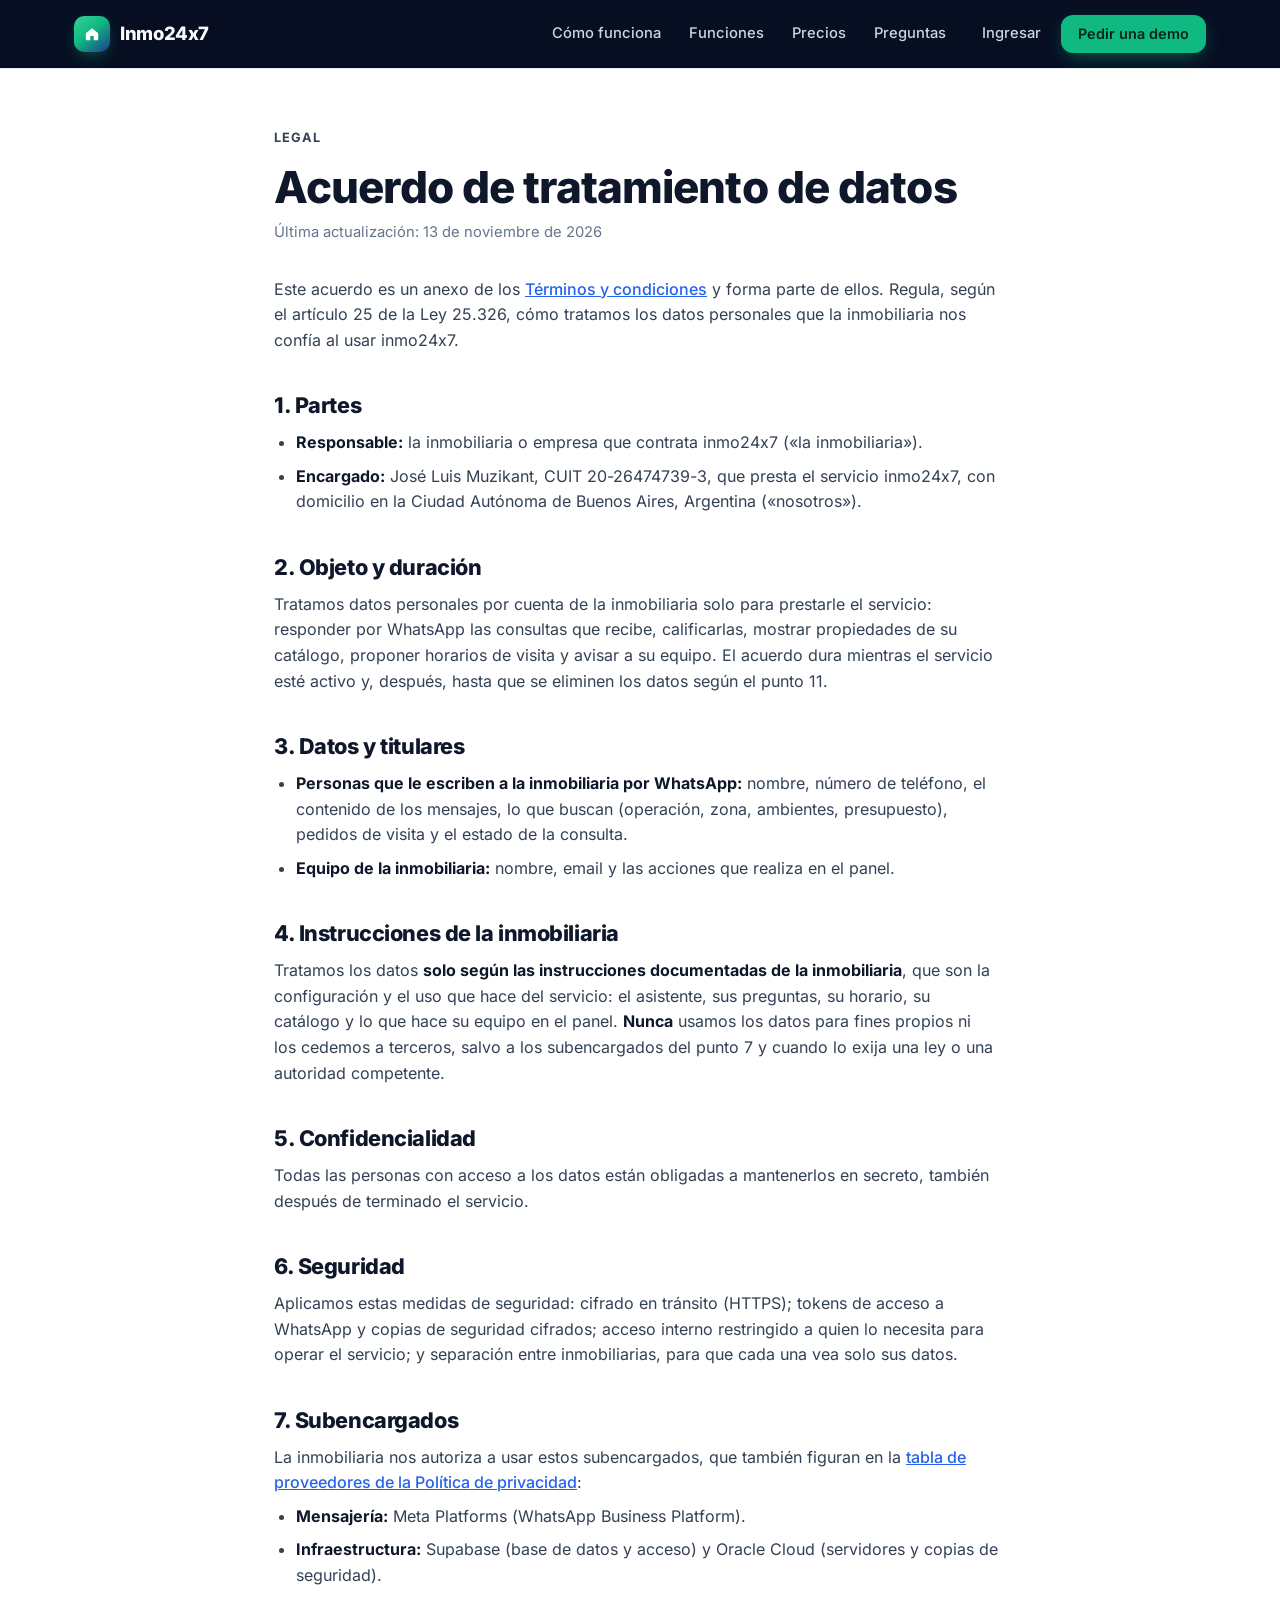
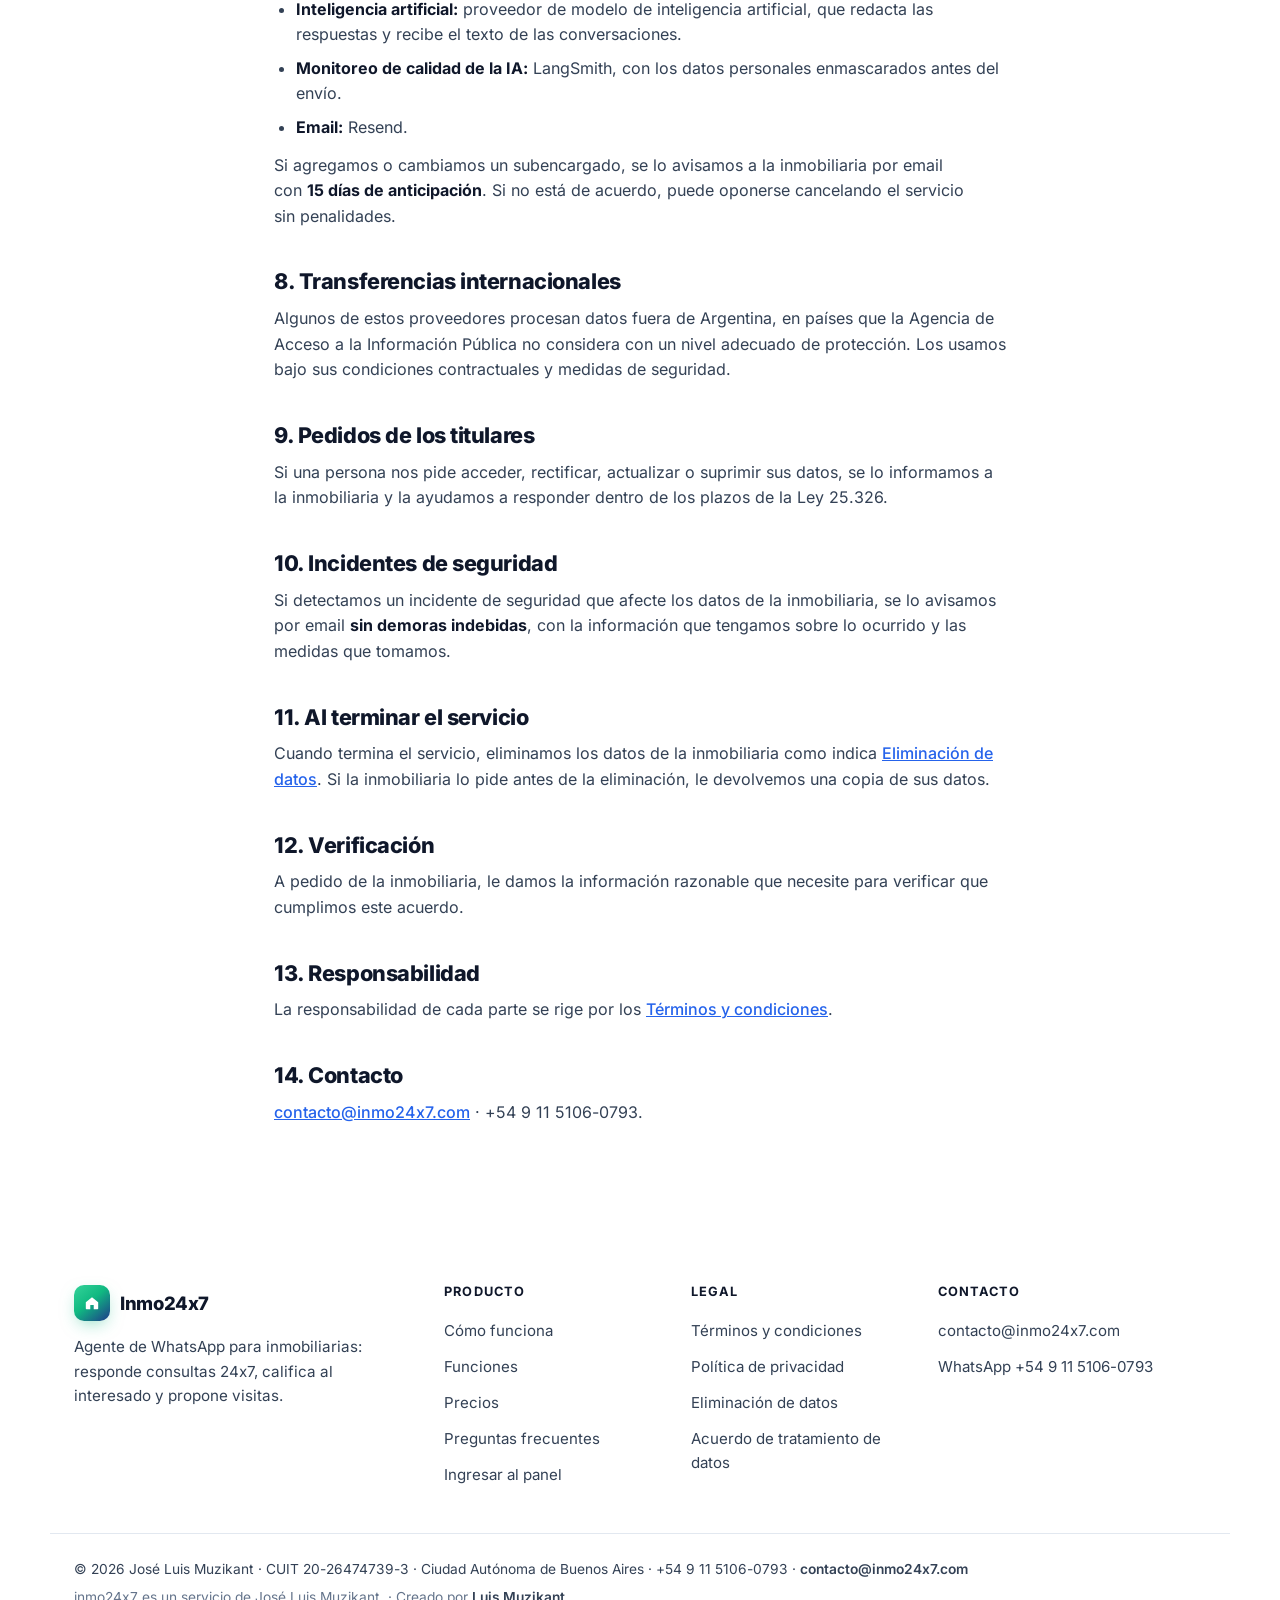
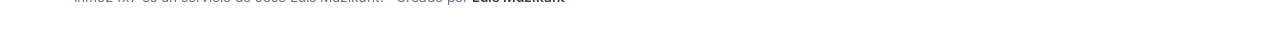
<file: acuerdo-de-tratamiento-de-datos/index.html>
<!doctype html>
<html lang="es-AR">
  <head>
    <meta charset="UTF-8" />
    <meta name="viewport" content="width=device-width, initial-scale=1.0" />
    <title>Acuerdo de tratamiento de datos — Inmo24x7</title>
    <meta name="description" content="Acuerdo de tratamiento de datos de inmo24x7 (anexo a los Términos, Ley 25.326, art. 25): cómo tratamos, por cuenta de cada inmobiliaria, los datos de las personas que le escriben por WhatsApp." />
    <link rel="canonical" href="https://www.inmo24x7.com/acuerdo-de-tratamiento-de-datos/" />
    <meta name="theme-color" content="#0b1530" />
    <link rel="icon" href="/favicon.svg" type="image/svg+xml" />
    <meta property="og:type" content="website" />
    <meta property="og:locale" content="es_AR" />
    <meta property="og:site_name" content="Inmo24x7" />
    <meta property="og:url" content="https://www.inmo24x7.com/acuerdo-de-tratamiento-de-datos/" />
    <meta property="og:title" content="Acuerdo de tratamiento de datos — Inmo24x7" />
    <meta property="og:image" content="https://www.inmo24x7.com/images/og.png" />
    <link rel="preload" href="/fonts/inter-latin-var.woff2" as="font" type="font/woff2" crossorigin />
    <link rel="stylesheet" href="/styles.css" />
    <script>document.documentElement.classList.add('js');</script>
  </head>

  <body class="page-legal">
    <!-- Texto base: revisar con un abogado antes de lanzar. -->
    <a href="#main" class="skip-link">Saltar al contenido</a>

    <!-- site-header: identical on every page -->
    <header class="nav">
      <div class="nav-inner wrap">
        <a href="/" class="brand" aria-label="Inmo24x7, inicio">
          <span class="brand-mark" aria-hidden="true"><svg viewBox="0 0 32 32"><path d="M7 15 16 7.5 25 15v9a1 1 0 0 1-1 1h-5.5v-6h-5v6H8a1 1 0 0 1-1-1z" fill="currentColor"/></svg></span>
          <span class="brand-name">Inmo24x7</span>
        </a>

        <nav class="nav-links" id="nav-links" aria-label="Principal">
          <a href="/#como-funciona">Cómo funciona</a>
          <a href="/#funciones">Funciones</a>
          <a href="/#precios">Precios</a>
          <a href="/#faq">Preguntas</a>
          <a href="https://app.inmo24x7.com" class="nav-login">Ingresar</a>
          <a href="https://wa.me/5491151060793?text=Hola%20Inmo24x7%2C%20quiero%20una%20demo" class="btn btn-primary btn-sm" target="_blank" rel="noopener">Pedir una demo</a>
        </nav>

        <button class="nav-toggle" type="button" aria-label="Abrir menú" aria-expanded="false" aria-controls="nav-links">
          <span></span><span></span><span></span>
        </button>
      </div>
    </header>
    <!-- /site-header -->

    <main id="main" class="legal">
      <div class="wrap legal-wrap">
        <p class="eyebrow">Legal</p>
        <h1>Acuerdo de tratamiento de datos</h1>
        <p class="updated">Última actualización: 13 de noviembre de 2026</p>

        <p>Este acuerdo es un anexo de los <a href="/terminos/">Términos y condiciones</a> y forma parte de ellos. Regula, según el artículo 25 de la Ley 25.326, cómo tratamos los datos personales que la inmobiliaria nos confía al usar inmo24x7.</p>

        <section id="partes">
          <h2>1. Partes</h2>
          <ul>
            <li><strong>Responsable:</strong> la inmobiliaria o empresa que contrata inmo24x7 («la inmobiliaria»).</li>
            <li><strong>Encargado:</strong> José Luis Muzikant, CUIT 20-26474739-3, que presta el servicio inmo24x7, con domicilio en la Ciudad Autónoma de Buenos Aires, Argentina («nosotros»).</li>
          </ul>
        </section>

        <section id="objeto">
          <h2>2. Objeto y duración</h2>
          <p>Tratamos datos personales por cuenta de la inmobiliaria solo para prestarle el servicio: responder por WhatsApp las consultas que recibe, calificarlas, mostrar propiedades de su catálogo, proponer horarios de visita y avisar a su equipo. El acuerdo dura mientras el servicio esté activo y, después, hasta que se eliminen los datos según el punto 11.</p>
        </section>

        <section id="datos">
          <h2>3. Datos y titulares</h2>
          <ul>
            <li><strong>Personas que le escriben a la inmobiliaria por WhatsApp:</strong> nombre, número de teléfono, el contenido de los mensajes, lo que buscan (operación, zona, ambientes, presupuesto), pedidos de visita y el estado de la consulta.</li>
            <li><strong>Equipo de la inmobiliaria:</strong> nombre, email y las acciones que realiza en el panel.</li>
          </ul>
        </section>

        <section id="instrucciones">
          <h2>4. Instrucciones de la inmobiliaria</h2>
          <p>Tratamos los datos <strong>solo según las instrucciones documentadas de la inmobiliaria</strong>, que son la configuración y el uso que hace del servicio: el asistente, sus preguntas, su horario, su catálogo y lo que hace su equipo en el panel. <strong>Nunca</strong> usamos los datos para fines propios ni los cedemos a terceros, salvo a los subencargados del punto 7 y cuando lo exija una ley o una autoridad competente.</p>
        </section>

        <section id="confidencialidad">
          <h2>5. Confidencialidad</h2>
          <p>Todas las personas con acceso a los datos están obligadas a mantenerlos en secreto, también después de terminado el servicio.</p>
        </section>

        <section id="seguridad">
          <h2>6. Seguridad</h2>
          <p>Aplicamos estas medidas de seguridad: cifrado en tránsito (HTTPS); tokens de acceso a WhatsApp y copias de seguridad cifrados; acceso interno restringido a quien lo necesita para operar el servicio; y separación entre inmobiliarias, para que cada una vea solo sus datos.</p>
        </section>

        <section id="subencargados">
          <h2>7. Subencargados</h2>
          <p>La inmobiliaria nos autoriza a usar estos subencargados, que también figuran en la <a href="/privacidad/#proveedores">tabla de proveedores de la Política de privacidad</a>:</p>
          <!-- Lista de subencargados: mantenerla igual a la tabla de proveedores de /privacidad/. -->
          <ul>
            <li><strong>Mensajería:</strong> Meta Platforms (WhatsApp Business Platform).</li>
            <li><strong>Infraestructura:</strong> Supabase (base de datos y acceso) y Oracle Cloud (servidores y copias de seguridad).</li>
            <li><strong>Inteligencia artificial:</strong> proveedor de modelo de inteligencia artificial, que redacta las respuestas y recibe el texto de las conversaciones.</li>
            <li><strong>Monitoreo de calidad de la IA:</strong> LangSmith, con los datos personales enmascarados antes del envío.</li>
            <li><strong>Email:</strong> Resend.</li>
          </ul>
          <p>Si agregamos o cambiamos un subencargado, se lo avisamos a la inmobiliaria por email con <strong>15 días de anticipación</strong>. Si no está de acuerdo, puede oponerse cancelando el servicio sin penalidades.</p>
        </section>

        <section id="transferencias">
          <h2>8. Transferencias internacionales</h2>
          <p>Algunos de estos proveedores procesan datos fuera de Argentina, en países que la Agencia de Acceso a la Información Pública no considera con un nivel adecuado de protección. Los usamos bajo sus condiciones contractuales y medidas de seguridad.</p>
          <!-- TODO_ABOGADO: definir mecanismo de transferencia (cláusulas modelo Res. AAIP 198/2023 o consentimiento) -->
        </section>

        <section id="derechos">
          <h2>9. Pedidos de los titulares</h2>
          <p>Si una persona nos pide acceder, rectificar, actualizar o suprimir sus datos, se lo informamos a la inmobiliaria y la ayudamos a responder dentro de los plazos de la Ley 25.326.</p>
        </section>

        <section id="incidentes">
          <h2>10. Incidentes de seguridad</h2>
          <p>Si detectamos un incidente de seguridad que afecte los datos de la inmobiliaria, se lo avisamos por email <strong>sin demoras indebidas</strong>, con la información que tengamos sobre lo ocurrido y las medidas que tomamos.</p>
        </section>

        <section id="fin">
          <h2>11. Al terminar el servicio</h2>
          <p>Cuando termina el servicio, eliminamos los datos de la inmobiliaria como indica <a href="/eliminacion-de-datos/">Eliminación de datos</a>. Si la inmobiliaria lo pide antes de la eliminación, le devolvemos una copia de sus datos.</p>
        </section>

        <section id="verificacion">
          <h2>12. Verificación</h2>
          <p>A pedido de la inmobiliaria, le damos la información razonable que necesite para verificar que cumplimos este acuerdo.</p>
        </section>

        <section id="responsabilidad">
          <h2>13. Responsabilidad</h2>
          <p>La responsabilidad de cada parte se rige por los <a href="/terminos/#responsabilidad">Términos y condiciones</a>.</p>
        </section>

        <section id="contacto">
          <h2>14. Contacto</h2>
          <p><a href="mailto:contacto@inmo24x7.com">contacto@inmo24x7.com</a> · +54 9 11 5106-0793.</p>
        </section>
      </div>
    </main>

    <!-- site-footer: identical on every page. Legal data: see legal-data.md -->
    <footer class="footer">
      <div class="wrap footer-grid">
        <div class="footer-brand">
          <a href="/" class="brand">
            <span class="brand-mark" aria-hidden="true"><svg viewBox="0 0 32 32"><path d="M7 15 16 7.5 25 15v9a1 1 0 0 1-1 1h-5.5v-6h-5v6H8a1 1 0 0 1-1-1z" fill="currentColor"/></svg></span>
            <span class="brand-name">Inmo24x7</span>
          </a>
          <p>Agente de WhatsApp para inmobiliarias: responde consultas 24x7, califica al interesado y propone visitas.</p>
        </div>
        <div>
          <h2 class="footer-h">Producto</h2>
          <ul>
            <li><a href="/#como-funciona">Cómo funciona</a></li>
            <li><a href="/#funciones">Funciones</a></li>
            <li><a href="/#precios">Precios</a></li>
            <li><a href="/#faq">Preguntas frecuentes</a></li>
            <li><a href="https://app.inmo24x7.com">Ingresar al panel</a></li>
          </ul>
        </div>
        <div>
          <h2 class="footer-h">Legal</h2>
          <ul>
            <li><a href="/terminos/">Términos y condiciones</a></li>
            <li><a href="/privacidad/">Política de privacidad</a></li>
            <li><a href="/eliminacion-de-datos/">Eliminación de datos</a></li>
            <li><a href="/acuerdo-de-tratamiento-de-datos/">Acuerdo de tratamiento de datos</a></li>
          </ul>
        </div>
        <div>
          <h2 class="footer-h">Contacto</h2>
          <ul>
            <li><a href="mailto:contacto@inmo24x7.com">contacto@inmo24x7.com</a></li>
            <li><a href="https://wa.me/5491151060793" target="_blank" rel="noopener">WhatsApp +54 9 11 5106-0793</a></li>
          </ul>
        </div>
      </div>
      <div class="wrap footer-bottom">
        <p class="legal-line">© 2026 José Luis Muzikant · CUIT 20-26474739-3 · Ciudad Autónoma de Buenos Aires · +54 9 11 5106-0793 · <a href="mailto:contacto@inmo24x7.com">contacto@inmo24x7.com</a></p>
        <p>inmo24x7 es un servicio de José Luis Muzikant. · Creado por <a href="https://www.linkedin.com/in/jmuzikant/" target="_blank" rel="noopener">Luis Muzikant</a></p>
      </div>
    </footer>
    <!-- /site-footer -->

    <script src="/site.js" defer></script>
  </body>
</html>
</file>
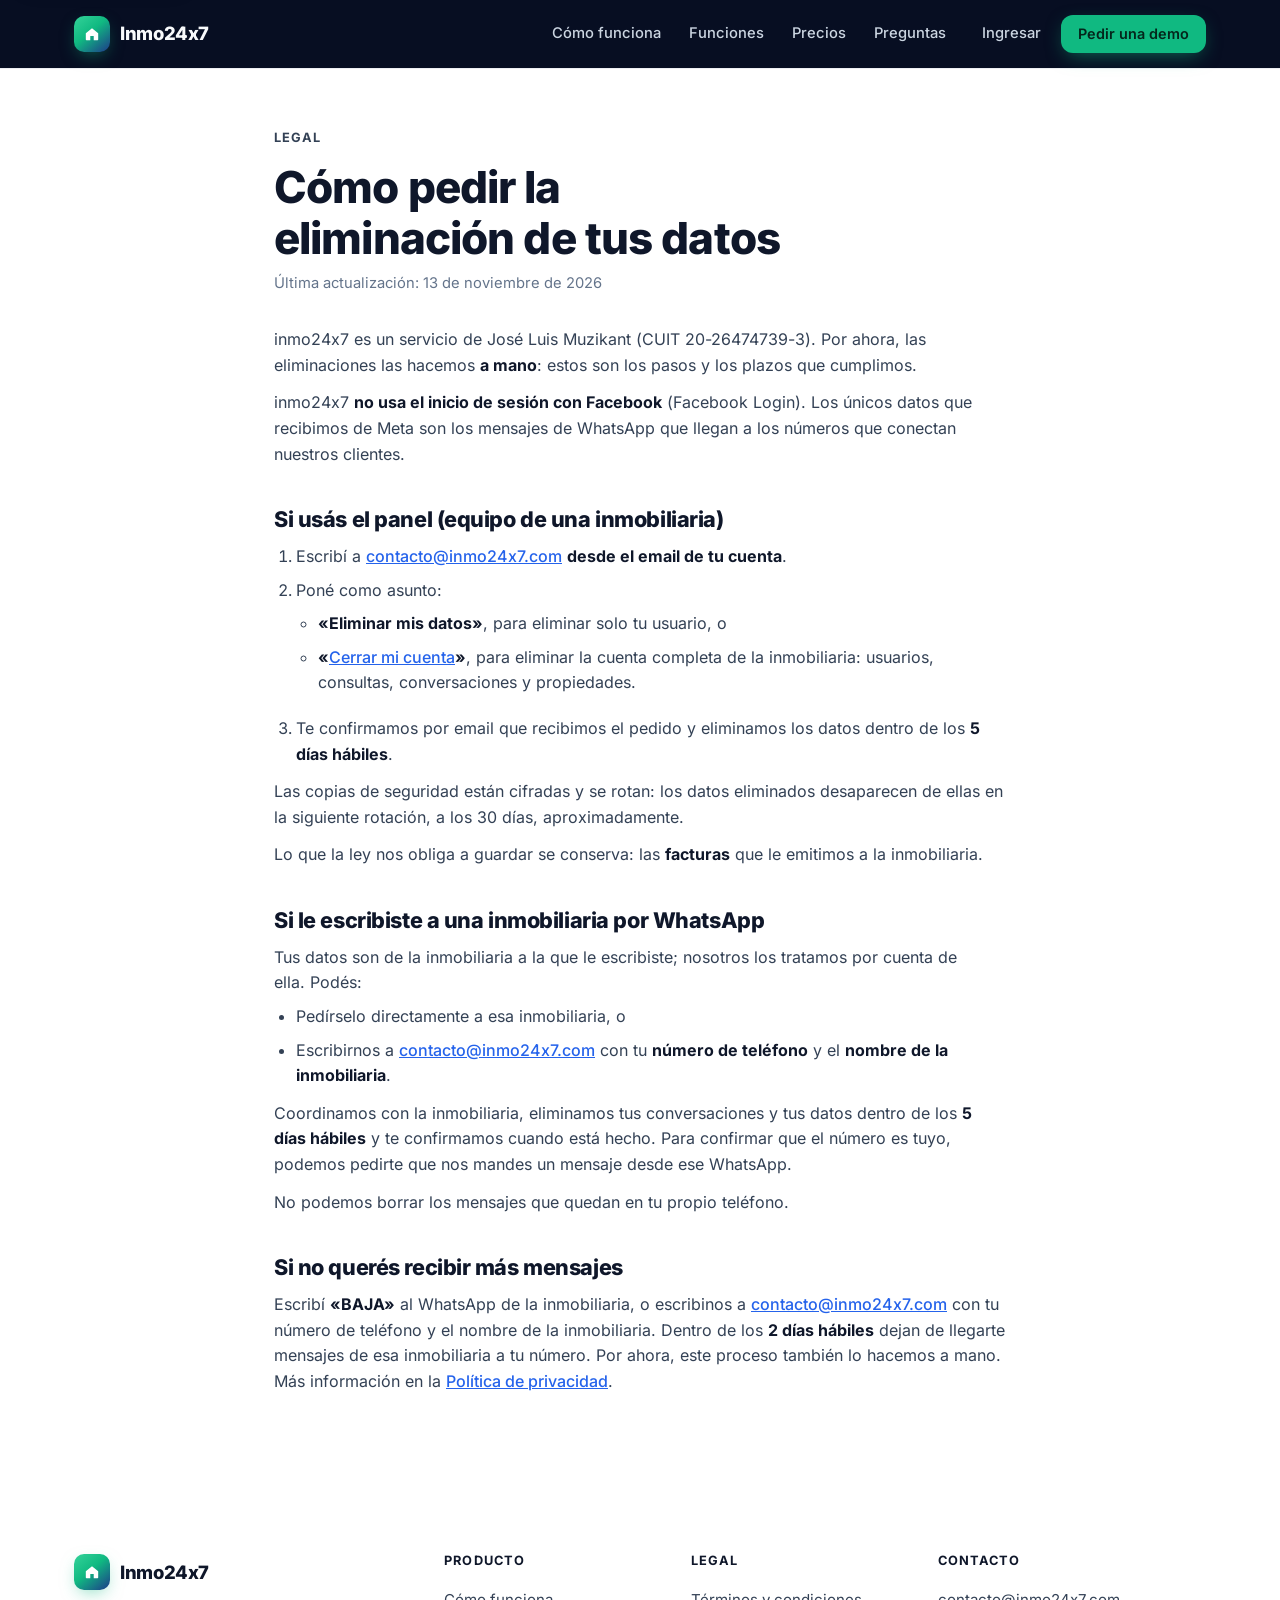
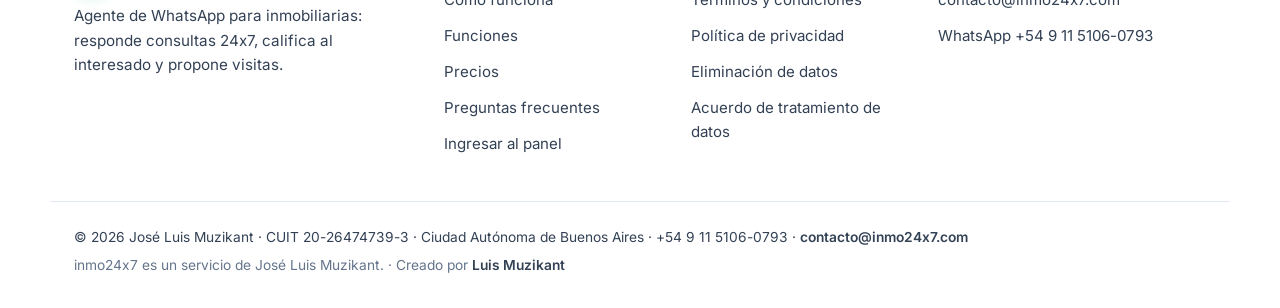
<file: eliminacion-de-datos/index.html>
<!doctype html>
<html lang="es-AR">
  <head>
    <meta charset="UTF-8" />
    <meta name="viewport" content="width=device-width, initial-scale=1.0" />
    <title>Eliminación de datos — Inmo24x7</title>
    <meta name="description" content="Cómo pedir que eliminemos tus datos de inmo24x7, cómo dejar de recibir mensajes, qué se conserva por ley y en qué plazo." />
    <link rel="canonical" href="https://www.inmo24x7.com/eliminacion-de-datos/" />
    <meta name="theme-color" content="#0b1530" />
    <link rel="icon" href="/favicon.svg" type="image/svg+xml" />
    <meta property="og:type" content="website" />
    <meta property="og:locale" content="es_AR" />
    <meta property="og:site_name" content="Inmo24x7" />
    <meta property="og:url" content="https://www.inmo24x7.com/eliminacion-de-datos/" />
    <meta property="og:title" content="Eliminación de datos — Inmo24x7" />
    <meta property="og:image" content="https://www.inmo24x7.com/images/og.png" />
    <link rel="preload" href="/fonts/inter-latin-var.woff2" as="font" type="font/woff2" crossorigin />
    <link rel="stylesheet" href="/styles.css" />
    <script>document.documentElement.classList.add('js');</script>
  </head>

  <body class="page-legal">
    <!-- Texto base: revisar con un abogado antes de lanzar. -->
    <a href="#main" class="skip-link">Saltar al contenido</a>

    <!-- site-header: identical on every page -->
    <header class="nav">
      <div class="nav-inner wrap">
        <a href="/" class="brand" aria-label="Inmo24x7, inicio">
          <span class="brand-mark" aria-hidden="true"><svg viewBox="0 0 32 32"><path d="M7 15 16 7.5 25 15v9a1 1 0 0 1-1 1h-5.5v-6h-5v6H8a1 1 0 0 1-1-1z" fill="currentColor"/></svg></span>
          <span class="brand-name">Inmo24x7</span>
        </a>

        <nav class="nav-links" id="nav-links" aria-label="Principal">
          <a href="/#como-funciona">Cómo funciona</a>
          <a href="/#funciones">Funciones</a>
          <a href="/#precios">Precios</a>
          <a href="/#faq">Preguntas</a>
          <a href="https://app.inmo24x7.com" class="nav-login">Ingresar</a>
          <a href="https://wa.me/5491151060793?text=Hola%20Inmo24x7%2C%20quiero%20una%20demo" class="btn btn-primary btn-sm" target="_blank" rel="noopener">Pedir una demo</a>
        </nav>

        <button class="nav-toggle" type="button" aria-label="Abrir menú" aria-expanded="false" aria-controls="nav-links">
          <span></span><span></span><span></span>
        </button>
      </div>
    </header>
    <!-- /site-header -->

    <main id="main" class="legal">
      <div class="wrap legal-wrap">
        <p class="eyebrow">Legal</p>
        <h1>Cómo pedir la eliminación de tus datos</h1>
        <p class="updated">Última actualización: 13 de noviembre de 2026</p>

        <p>inmo24x7 es un servicio de José Luis Muzikant (CUIT 20-26474739-3). Por ahora, las eliminaciones las hacemos <strong>a mano</strong>: estos son los pasos y los plazos que cumplimos.</p>
        <p>inmo24x7 <strong>no usa el inicio de sesión con Facebook</strong> (Facebook Login). Los únicos datos que recibimos de Meta son los mensajes de WhatsApp que llegan a los números que conectan nuestros clientes.</p>

        <section id="usuarios">
          <h2>Si usás el panel (equipo de una inmobiliaria)</h2>
          <ol class="steps">
            <li>Escribí a <a href="mailto:contacto@inmo24x7.com?subject=Eliminar%20mis%20datos">contacto@inmo24x7.com</a> <strong>desde el email de tu cuenta</strong>.</li>
            <li>Poné como asunto:
              <ul>
                <li><strong>«Eliminar mis datos»</strong>, para eliminar solo tu usuario, o</li>
                <li><strong>«<a href="mailto:contacto@inmo24x7.com?subject=Cerrar%20mi%20cuenta">Cerrar mi cuenta</a>»</strong>, para eliminar la cuenta completa de la inmobiliaria: usuarios, consultas, conversaciones y propiedades.</li>
              </ul>
            </li>
            <li>Te confirmamos por email que recibimos el pedido y eliminamos los datos dentro de los <strong>5 días hábiles</strong>.</li>
          </ol>
          <p>Las copias de seguridad están cifradas y se rotan: los datos eliminados desaparecen de ellas en la siguiente rotación, a los 30 días, aproximadamente.</p>
          <p>Lo que la ley nos obliga a guardar se conserva: las <strong>facturas</strong> que le emitimos a la inmobiliaria.</p>
        </section>

        <section id="contactos">
          <h2>Si le escribiste a una inmobiliaria por WhatsApp</h2>
          <p>Tus datos son de la inmobiliaria a la que le escribiste; nosotros los tratamos por cuenta de ella. Podés:</p>
          <ul>
            <li>Pedírselo directamente a esa inmobiliaria, o</li>
            <li>Escribirnos a <a href="mailto:contacto@inmo24x7.com?subject=Eliminar%20mis%20datos">contacto@inmo24x7.com</a> con tu <strong>número de teléfono</strong> y el <strong>nombre de la inmobiliaria</strong>.</li>
          </ul>
          <p>Coordinamos con la inmobiliaria, eliminamos tus conversaciones y tus datos dentro de los <strong>5 días hábiles</strong> y te confirmamos cuando está hecho. Para confirmar que el número es tuyo, podemos pedirte que nos mandes un mensaje desde ese WhatsApp.</p>
          <p>No podemos borrar los mensajes que quedan en tu propio teléfono.</p>
        </section>

        <section id="baja">
          <h2>Si no querés recibir más mensajes</h2>
          <p>Escribí <strong>«BAJA»</strong> al WhatsApp de la inmobiliaria, o escribinos a <a href="mailto:contacto@inmo24x7.com?subject=BAJA">contacto@inmo24x7.com</a> con tu número de teléfono y el nombre de la inmobiliaria. Dentro de los <strong>2 días hábiles</strong> dejan de llegarte mensajes de esa inmobiliaria a tu número. Por ahora, este proceso también lo hacemos a mano.</p>
        </section>

        <p>Más información en la <a href="/privacidad/">Política de privacidad</a>.</p>
      </div>
    </main>

    <!-- site-footer: identical on every page. Legal data: see legal-data.md -->
    <footer class="footer">
      <div class="wrap footer-grid">
        <div class="footer-brand">
          <a href="/" class="brand">
            <span class="brand-mark" aria-hidden="true"><svg viewBox="0 0 32 32"><path d="M7 15 16 7.5 25 15v9a1 1 0 0 1-1 1h-5.5v-6h-5v6H8a1 1 0 0 1-1-1z" fill="currentColor"/></svg></span>
            <span class="brand-name">Inmo24x7</span>
          </a>
          <p>Agente de WhatsApp para inmobiliarias: responde consultas 24x7, califica al interesado y propone visitas.</p>
        </div>
        <div>
          <h2 class="footer-h">Producto</h2>
          <ul>
            <li><a href="/#como-funciona">Cómo funciona</a></li>
            <li><a href="/#funciones">Funciones</a></li>
            <li><a href="/#precios">Precios</a></li>
            <li><a href="/#faq">Preguntas frecuentes</a></li>
            <li><a href="https://app.inmo24x7.com">Ingresar al panel</a></li>
          </ul>
        </div>
        <div>
          <h2 class="footer-h">Legal</h2>
          <ul>
            <li><a href="/terminos/">Términos y condiciones</a></li>
            <li><a href="/privacidad/">Política de privacidad</a></li>
            <li><a href="/eliminacion-de-datos/">Eliminación de datos</a></li>
            <li><a href="/acuerdo-de-tratamiento-de-datos/">Acuerdo de tratamiento de datos</a></li>
          </ul>
        </div>
        <div>
          <h2 class="footer-h">Contacto</h2>
          <ul>
            <li><a href="mailto:contacto@inmo24x7.com">contacto@inmo24x7.com</a></li>
            <li><a href="https://wa.me/5491151060793" target="_blank" rel="noopener">WhatsApp +54 9 11 5106-0793</a></li>
          </ul>
        </div>
      </div>
      <div class="wrap footer-bottom">
        <p class="legal-line">© 2026 José Luis Muzikant · CUIT 20-26474739-3 · Ciudad Autónoma de Buenos Aires · +54 9 11 5106-0793 · <a href="mailto:contacto@inmo24x7.com">contacto@inmo24x7.com</a></p>
        <p>inmo24x7 es un servicio de José Luis Muzikant. · Creado por <a href="https://www.linkedin.com/in/jmuzikant/" target="_blank" rel="noopener">Luis Muzikant</a></p>
      </div>
    </footer>
    <!-- /site-footer -->

    <script src="/site.js" defer></script>
  </body>
</html>
</file>
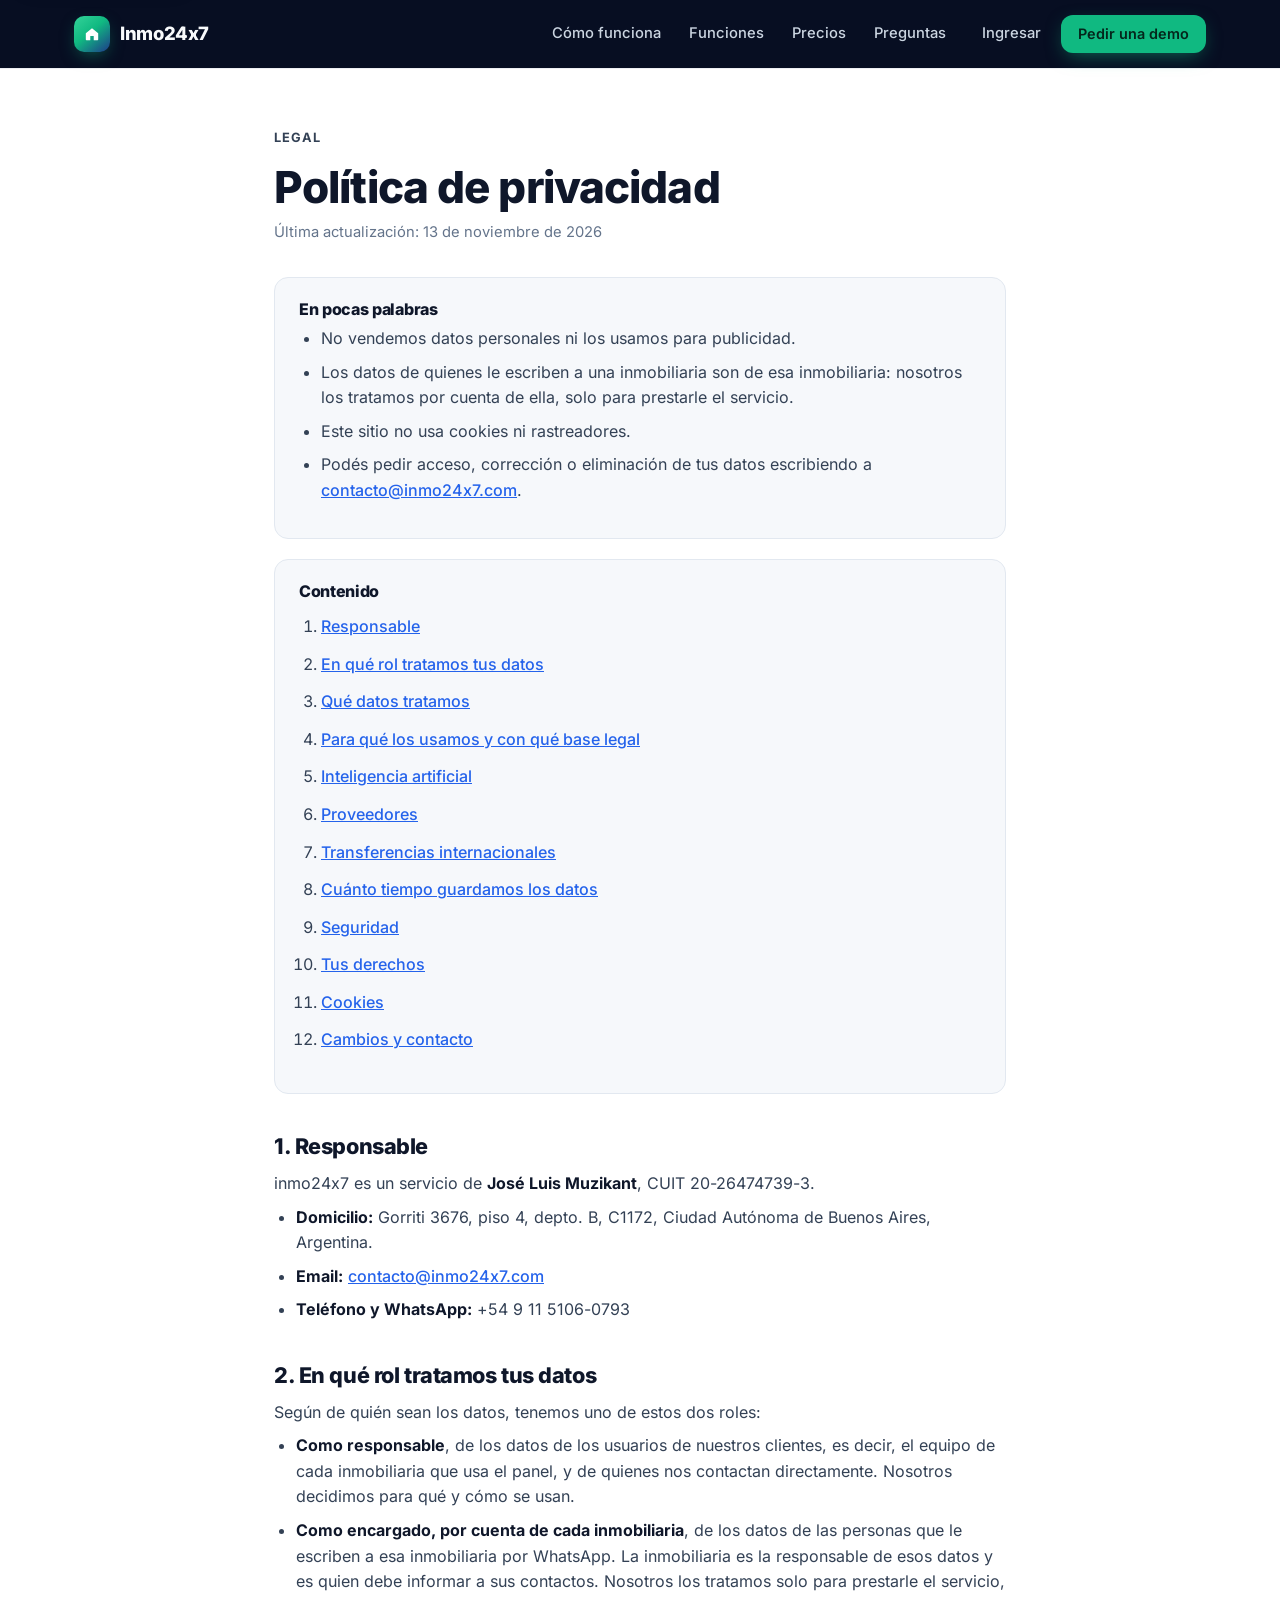
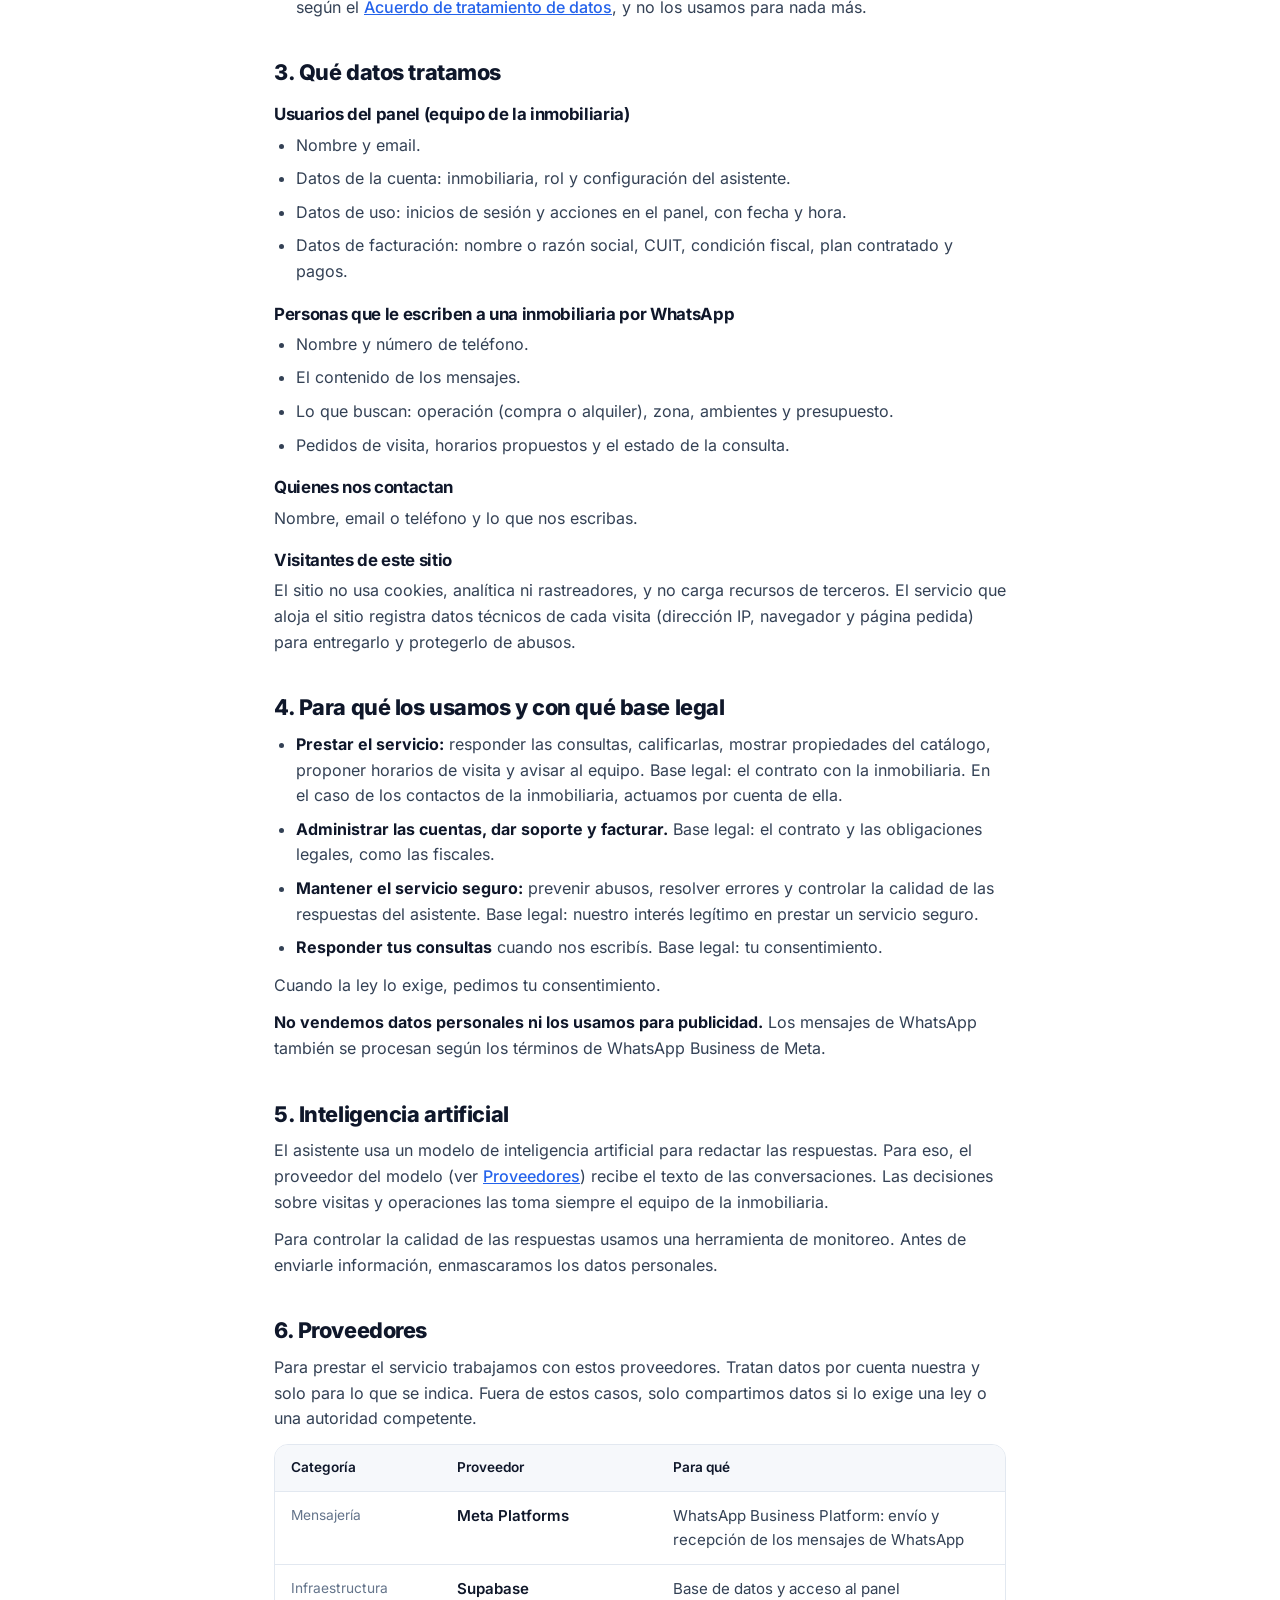
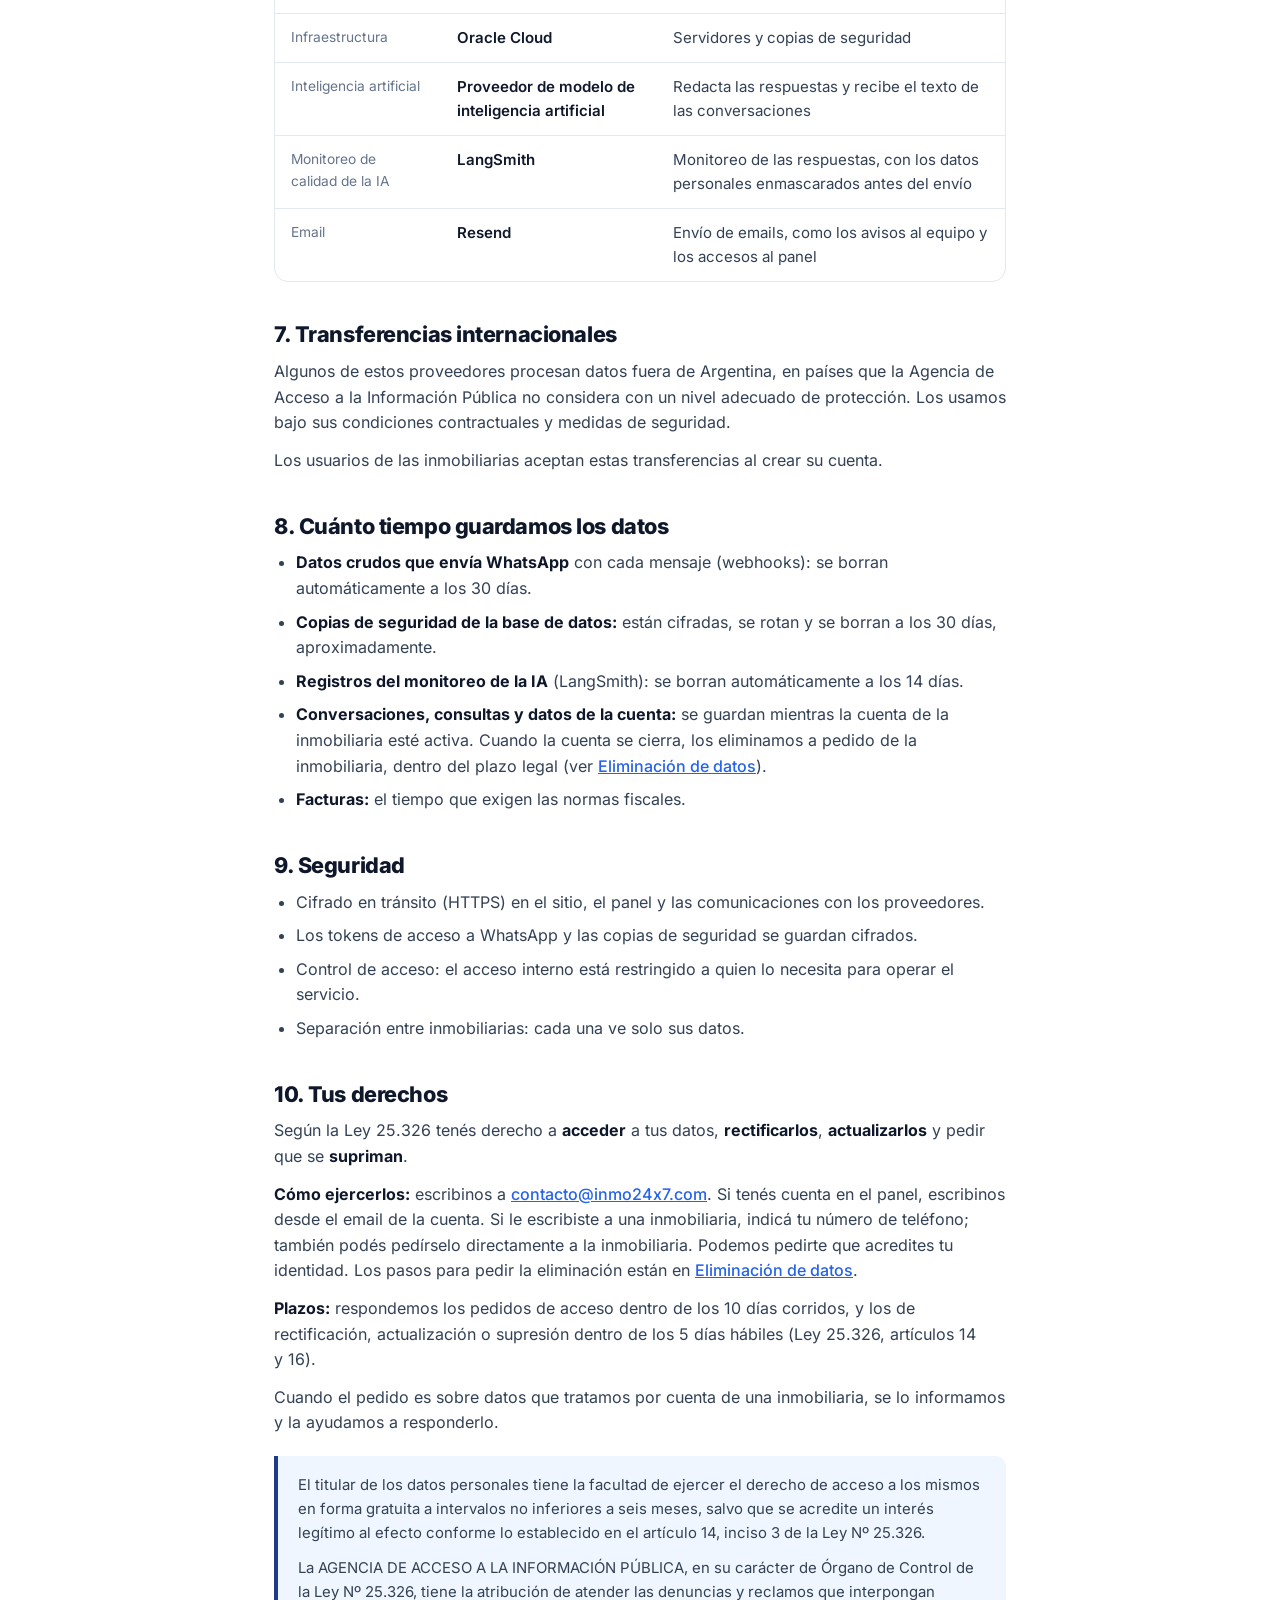
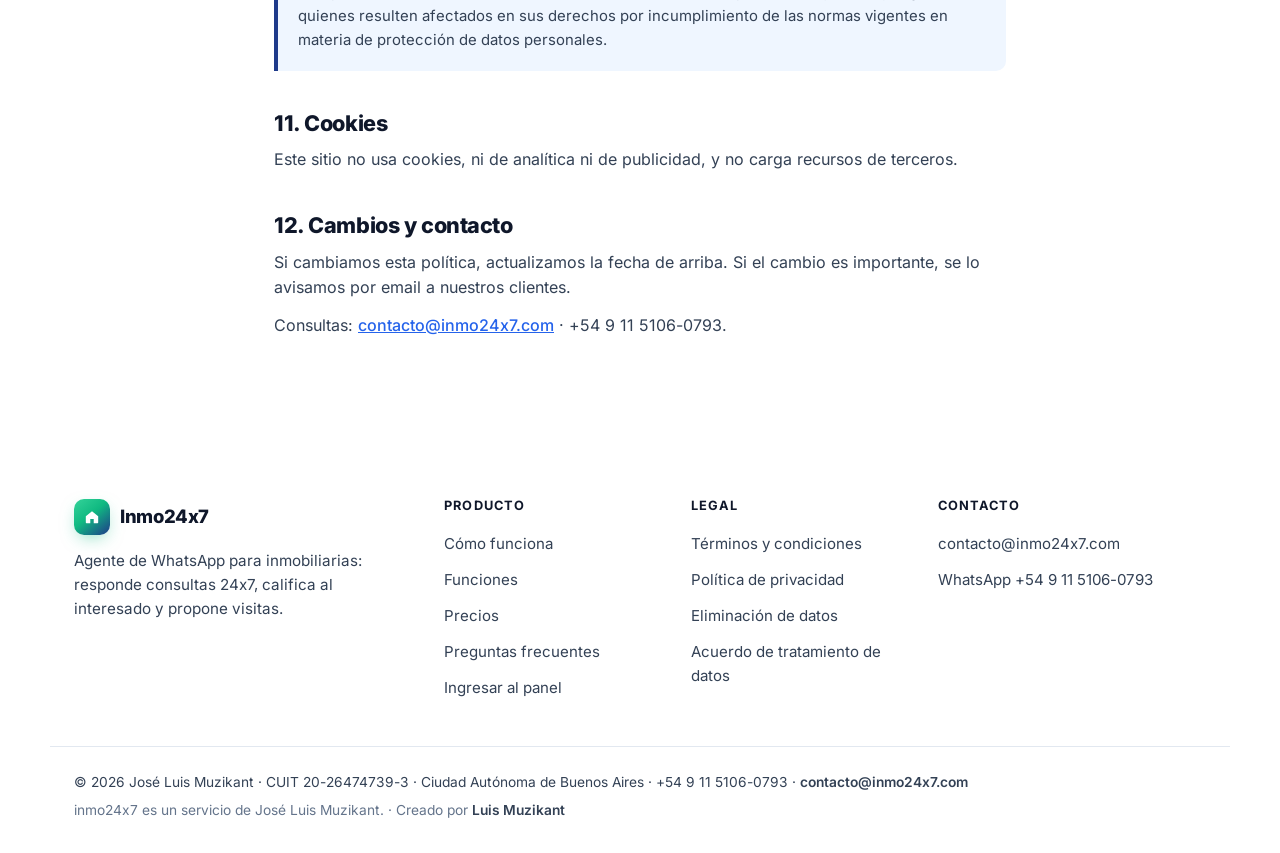
<file: privacidad/index.html>
<!doctype html>
<html lang="es-AR">
  <head>
    <meta charset="UTF-8" />
    <meta name="viewport" content="width=device-width, initial-scale=1.0" />
    <title>Política de privacidad — Inmo24x7</title>
    <meta name="description" content="Qué datos personales trata inmo24x7, para qué, con quién se comparten, cuánto tiempo se guardan y cómo ejercer tus derechos según la Ley 25.326." />
    <link rel="canonical" href="https://www.inmo24x7.com/privacidad/" />
    <meta name="theme-color" content="#0b1530" />
    <link rel="icon" href="/favicon.svg" type="image/svg+xml" />
    <meta property="og:type" content="website" />
    <meta property="og:locale" content="es_AR" />
    <meta property="og:site_name" content="Inmo24x7" />
    <meta property="og:url" content="https://www.inmo24x7.com/privacidad/" />
    <meta property="og:title" content="Política de privacidad — Inmo24x7" />
    <meta property="og:image" content="https://www.inmo24x7.com/images/og.png" />
    <link rel="preload" href="/fonts/inter-latin-var.woff2" as="font" type="font/woff2" crossorigin />
    <link rel="stylesheet" href="/styles.css" />
    <script>document.documentElement.classList.add('js');</script>
  </head>

  <body class="page-legal">
    <!-- Texto base: revisar con un abogado antes de lanzar. -->
    <a href="#main" class="skip-link">Saltar al contenido</a>

    <!-- site-header: identical on every page -->
    <header class="nav">
      <div class="nav-inner wrap">
        <a href="/" class="brand" aria-label="Inmo24x7, inicio">
          <span class="brand-mark" aria-hidden="true"><svg viewBox="0 0 32 32"><path d="M7 15 16 7.5 25 15v9a1 1 0 0 1-1 1h-5.5v-6h-5v6H8a1 1 0 0 1-1-1z" fill="currentColor"/></svg></span>
          <span class="brand-name">Inmo24x7</span>
        </a>

        <nav class="nav-links" id="nav-links" aria-label="Principal">
          <a href="/#como-funciona">Cómo funciona</a>
          <a href="/#funciones">Funciones</a>
          <a href="/#precios">Precios</a>
          <a href="/#faq">Preguntas</a>
          <a href="https://app.inmo24x7.com" class="nav-login">Ingresar</a>
          <a href="https://wa.me/5491151060793?text=Hola%20Inmo24x7%2C%20quiero%20una%20demo" class="btn btn-primary btn-sm" target="_blank" rel="noopener">Pedir una demo</a>
        </nav>

        <button class="nav-toggle" type="button" aria-label="Abrir menú" aria-expanded="false" aria-controls="nav-links">
          <span></span><span></span><span></span>
        </button>
      </div>
    </header>
    <!-- /site-header -->

    <main id="main" class="legal">
      <div class="wrap legal-wrap">
        <p class="eyebrow">Legal</p>
        <h1>Política de privacidad</h1>
        <p class="updated">Última actualización: 13 de noviembre de 2026</p>

        <div class="legal-summary">
          <h2>En pocas palabras</h2>
          <ul>
            <li>No vendemos datos personales ni los usamos para publicidad.</li>
            <li>Los datos de quienes le escriben a una inmobiliaria son de esa inmobiliaria: nosotros los tratamos por cuenta de ella, solo para prestarle el servicio.</li>
            <li>Este sitio no usa cookies ni rastreadores.</li>
            <li>Podés pedir acceso, corrección o eliminación de tus datos escribiendo a <a href="mailto:contacto@inmo24x7.com">contacto@inmo24x7.com</a>.</li>
          </ul>
        </div>

        <nav class="toc" aria-label="Contenido">
          <h2>Contenido</h2>
          <ol>
            <li><a href="#responsable">Responsable</a></li>
            <li><a href="#roles">En qué rol tratamos tus datos</a></li>
            <li><a href="#datos">Qué datos tratamos</a></li>
            <li><a href="#finalidades">Para qué los usamos y con qué base legal</a></li>
            <li><a href="#ia">Inteligencia artificial</a></li>
            <li><a href="#proveedores">Proveedores</a></li>
            <li><a href="#transferencias">Transferencias internacionales</a></li>
            <li><a href="#conservacion">Cuánto tiempo guardamos los datos</a></li>
            <li><a href="#seguridad">Seguridad</a></li>
            <li><a href="#derechos">Tus derechos</a></li>
            <li><a href="#cookies">Cookies</a></li>
            <li><a href="#cambios">Cambios y contacto</a></li>
          </ol>
        </nav>

        <section id="responsable">
          <h2>1. Responsable</h2>
          <p>inmo24x7 es un servicio de <strong>José Luis Muzikant</strong>, CUIT 20-26474739-3.</p>
          <ul>
            <li><strong>Domicilio:</strong> Gorriti 3676, piso 4, depto. B, C1172, Ciudad Autónoma de Buenos Aires, Argentina.</li>
            <li><strong>Email:</strong> <a href="mailto:contacto@inmo24x7.com">contacto@inmo24x7.com</a></li>
            <li><strong>Teléfono y WhatsApp:</strong> +54 9 11 5106-0793</li>
          </ul>
        </section>

        <section id="roles">
          <h2>2. En qué rol tratamos tus datos</h2>
          <p>Según de quién sean los datos, tenemos uno de estos dos roles:</p>
          <ul>
            <li><strong>Como responsable</strong>, de los datos de los usuarios de nuestros clientes, es decir, el equipo de cada inmobiliaria que usa el panel, y de quienes nos contactan directamente. Nosotros decidimos para qué y cómo se usan.</li>
            <li><strong>Como encargado, por cuenta de cada inmobiliaria</strong>, de los datos de las personas que le escriben a esa inmobiliaria por WhatsApp. La inmobiliaria es la responsable de esos datos y es quien debe informar a sus contactos. Nosotros los tratamos solo para prestarle el servicio, según el <a href="/acuerdo-de-tratamiento-de-datos/">Acuerdo de tratamiento de datos</a>, y no los usamos para nada más.</li>
          </ul>
        </section>

        <section id="datos">
          <h2>3. Qué datos tratamos</h2>
          <h3>Usuarios del panel (equipo de la inmobiliaria)</h3>
          <ul>
            <li>Nombre y email.</li>
            <li>Datos de la cuenta: inmobiliaria, rol y configuración del asistente.</li>
            <li>Datos de uso: inicios de sesión y acciones en el panel, con fecha y hora.</li>
            <li>Datos de facturación: nombre o razón social, CUIT, condición fiscal, plan contratado y pagos.</li>
          </ul>
          <h3>Personas que le escriben a una inmobiliaria por WhatsApp</h3>
          <ul>
            <li>Nombre y número de teléfono.</li>
            <li>El contenido de los mensajes.</li>
            <li>Lo que buscan: operación (compra o alquiler), zona, ambientes y presupuesto.</li>
            <li>Pedidos de visita, horarios propuestos y el estado de la consulta.</li>
          </ul>
          <h3>Quienes nos contactan</h3>
          <p>Nombre, email o teléfono y lo que nos escribas.</p>
          <h3>Visitantes de este sitio</h3>
          <p>El sitio no usa cookies, analítica ni rastreadores, y no carga recursos de terceros. El servicio que aloja el sitio registra datos técnicos de cada visita (dirección IP, navegador y página pedida) para entregarlo y protegerlo de abusos.</p>
        </section>

        <section id="finalidades">
          <h2>4. Para qué los usamos y con qué base legal</h2>
          <ul>
            <li><strong>Prestar el servicio:</strong> responder las consultas, calificarlas, mostrar propiedades del catálogo, proponer horarios de visita y avisar al equipo. Base legal: el contrato con la inmobiliaria. En el caso de los contactos de la inmobiliaria, actuamos por cuenta de ella.</li>
            <li><strong>Administrar las cuentas, dar soporte y facturar.</strong> Base legal: el contrato y las obligaciones legales, como las fiscales.</li>
            <li><strong>Mantener el servicio seguro:</strong> prevenir abusos, resolver errores y controlar la calidad de las respuestas del asistente. Base legal: nuestro interés legítimo en prestar un servicio seguro.</li>
            <li><strong>Responder tus consultas</strong> cuando nos escribís. Base legal: tu consentimiento.</li>
          </ul>
          <p>Cuando la ley lo exige, pedimos tu consentimiento.</p>
          <p><strong>No vendemos datos personales ni los usamos para publicidad.</strong> Los mensajes de WhatsApp también se procesan según los términos de WhatsApp Business de Meta.</p>
        </section>

        <section id="ia">
          <h2>5. Inteligencia artificial</h2>
          <p>El asistente usa un modelo de inteligencia artificial para redactar las respuestas. Para eso, el proveedor del modelo (ver <a href="#proveedores">Proveedores</a>) recibe el texto de las conversaciones. Las decisiones sobre visitas y operaciones las toma siempre el equipo de la inmobiliaria.</p>
          <p>Para controlar la calidad de las respuestas usamos una herramienta de monitoreo. Antes de enviarle información, enmascaramos los datos personales.</p>
        </section>

        <section id="proveedores">
          <h2>6. Proveedores</h2>
          <p>Para prestar el servicio trabajamos con estos proveedores. Tratan datos por cuenta nuestra y solo para lo que se indica. Fuera de estos casos, solo compartimos datos si lo exige una ley o una autoridad competente.</p>
          <!-- Tabla de proveedores: si cambia alguno, editá acá y en el punto 7 del Acuerdo de tratamiento de datos. El proveedor real de IA figura en legal-data.md (no publicado). -->
          <div class="table-wrap">
            <table class="providers">
              <thead>
                <tr><th scope="col">Categoría</th><th scope="col">Proveedor</th><th scope="col">Para qué</th></tr>
              </thead>
              <tbody>
                <tr><td>Mensajería</td><td>Meta Platforms</td><td>WhatsApp Business Platform: envío y recepción de los mensajes de WhatsApp</td></tr>
                <tr><td>Infraestructura</td><td>Supabase</td><td>Base de datos y acceso al panel</td></tr>
                <tr><td>Infraestructura</td><td>Oracle Cloud</td><td>Servidores y copias de seguridad</td></tr>
                <tr><td>Inteligencia artificial</td><td>Proveedor de modelo de inteligencia artificial</td><td>Redacta las respuestas y recibe el texto de las conversaciones</td></tr>
                <tr><td>Monitoreo de calidad de la IA</td><td>LangSmith</td><td>Monitoreo de las respuestas, con los datos personales enmascarados antes del envío</td></tr>
                <tr><td>Email</td><td>Resend</td><td>Envío de emails, como los avisos al equipo y los accesos al panel</td></tr>
              </tbody>
            </table>
          </div>
        </section>

        <section id="transferencias">
          <h2>7. Transferencias internacionales</h2>
          <p>Algunos de estos proveedores procesan datos fuera de Argentina, en países que la Agencia de Acceso a la Información Pública no considera con un nivel adecuado de protección. Los usamos bajo sus condiciones contractuales y medidas de seguridad.</p>
          <p>Los usuarios de las inmobiliarias aceptan estas transferencias al crear su cuenta.</p>
          <!-- TODO_ABOGADO: definir mecanismo de transferencia (cláusulas modelo Res. AAIP 198/2023 o consentimiento) -->
        </section>

        <section id="conservacion">
          <h2>8. Cuánto tiempo guardamos los datos</h2>
          <ul>
            <li><strong>Datos crudos que envía WhatsApp</strong> con cada mensaje (webhooks): se borran automáticamente a los 30 días.</li>
            <li><strong>Copias de seguridad de la base de datos:</strong> están cifradas, se rotan y se borran a los 30 días, aproximadamente.</li>
            <li><strong>Registros del monitoreo de la IA</strong> (LangSmith): se borran automáticamente a los 14 días.</li>
            <li><strong>Conversaciones, consultas y datos de la cuenta:</strong> se guardan mientras la cuenta de la inmobiliaria esté activa. Cuando la cuenta se cierra, los eliminamos a pedido de la inmobiliaria, dentro del plazo legal (ver <a href="/eliminacion-de-datos/">Eliminación de datos</a>).</li>
            <li><strong>Facturas:</strong> el tiempo que exigen las normas fiscales.</li>
          </ul>
        </section>

        <section id="seguridad">
          <h2>9. Seguridad</h2>
          <ul>
            <li>Cifrado en tránsito (HTTPS) en el sitio, el panel y las comunicaciones con los proveedores.</li>
            <li>Los tokens de acceso a WhatsApp y las copias de seguridad se guardan cifrados.</li>
            <li>Control de acceso: el acceso interno está restringido a quien lo necesita para operar el servicio.</li>
            <li>Separación entre inmobiliarias: cada una ve solo sus datos.</li>
          </ul>
        </section>

        <section id="derechos">
          <h2>10. Tus derechos</h2>
          <p>Según la Ley 25.326 tenés derecho a <strong>acceder</strong> a tus datos, <strong>rectificarlos</strong>, <strong>actualizarlos</strong> y pedir que se <strong>supriman</strong>.</p>
          <p><strong>Cómo ejercerlos:</strong> escribinos a <a href="mailto:contacto@inmo24x7.com">contacto@inmo24x7.com</a>. Si tenés cuenta en el panel, escribinos desde el email de la cuenta. Si le escribiste a una inmobiliaria, indicá tu número de teléfono; también podés pedírselo directamente a la inmobiliaria. Podemos pedirte que acredites tu identidad. Los pasos para pedir la eliminación están en <a href="/eliminacion-de-datos/">Eliminación de datos</a>.</p>
          <p><strong>Plazos:</strong> respondemos los pedidos de acceso dentro de los 10 días corridos, y los de rectificación, actualización o supresión dentro de los 5 días hábiles (Ley 25.326, artículos 14 y 16).</p>
          <p>Cuando el pedido es sobre datos que tratamos por cuenta de una inmobiliaria, se lo informamos y la ayudamos a responderlo.</p>
          <div class="legal-notice">
            <p>El titular de los datos personales tiene la facultad de ejercer el derecho de acceso a los mismos en forma gratuita a intervalos no inferiores a seis meses, salvo que se acredite un interés legítimo al efecto conforme lo establecido en el artículo 14, inciso 3 de la Ley Nº 25.326.</p>
            <p>La AGENCIA DE ACCESO A LA INFORMACIÓN PÚBLICA, en su carácter de Órgano de Control de la Ley Nº 25.326, tiene la atribución de atender las denuncias y reclamos que interpongan quienes resulten afectados en sus derechos por incumplimiento de las normas vigentes en materia de protección de datos personales.</p>
          </div>
        </section>

        <section id="cookies">
          <h2>11. Cookies</h2>
          <p>Este sitio no usa cookies, ni de analítica ni de publicidad, y no carga recursos de terceros.</p>
        </section>

        <section id="cambios">
          <h2>12. Cambios y contacto</h2>
          <p>Si cambiamos esta política, actualizamos la fecha de arriba. Si el cambio es importante, se lo avisamos por email a nuestros clientes.</p>
          <p>Consultas: <a href="mailto:contacto@inmo24x7.com">contacto@inmo24x7.com</a> · +54 9 11 5106-0793.</p>
        </section>
      </div>
    </main>

    <!-- site-footer: identical on every page. Legal data: see legal-data.md -->
    <footer class="footer">
      <div class="wrap footer-grid">
        <div class="footer-brand">
          <a href="/" class="brand">
            <span class="brand-mark" aria-hidden="true"><svg viewBox="0 0 32 32"><path d="M7 15 16 7.5 25 15v9a1 1 0 0 1-1 1h-5.5v-6h-5v6H8a1 1 0 0 1-1-1z" fill="currentColor"/></svg></span>
            <span class="brand-name">Inmo24x7</span>
          </a>
          <p>Agente de WhatsApp para inmobiliarias: responde consultas 24x7, califica al interesado y propone visitas.</p>
        </div>
        <div>
          <h2 class="footer-h">Producto</h2>
          <ul>
            <li><a href="/#como-funciona">Cómo funciona</a></li>
            <li><a href="/#funciones">Funciones</a></li>
            <li><a href="/#precios">Precios</a></li>
            <li><a href="/#faq">Preguntas frecuentes</a></li>
            <li><a href="https://app.inmo24x7.com">Ingresar al panel</a></li>
          </ul>
        </div>
        <div>
          <h2 class="footer-h">Legal</h2>
          <ul>
            <li><a href="/terminos/">Términos y condiciones</a></li>
            <li><a href="/privacidad/">Política de privacidad</a></li>
            <li><a href="/eliminacion-de-datos/">Eliminación de datos</a></li>
            <li><a href="/acuerdo-de-tratamiento-de-datos/">Acuerdo de tratamiento de datos</a></li>
          </ul>
        </div>
        <div>
          <h2 class="footer-h">Contacto</h2>
          <ul>
            <li><a href="mailto:contacto@inmo24x7.com">contacto@inmo24x7.com</a></li>
            <li><a href="https://wa.me/5491151060793" target="_blank" rel="noopener">WhatsApp +54 9 11 5106-0793</a></li>
          </ul>
        </div>
      </div>
      <div class="wrap footer-bottom">
        <p class="legal-line">© 2026 José Luis Muzikant · CUIT 20-26474739-3 · Ciudad Autónoma de Buenos Aires · +54 9 11 5106-0793 · <a href="mailto:contacto@inmo24x7.com">contacto@inmo24x7.com</a></p>
        <p>inmo24x7 es un servicio de José Luis Muzikant. · Creado por <a href="https://www.linkedin.com/in/jmuzikant/" target="_blank" rel="noopener">Luis Muzikant</a></p>
      </div>
    </footer>
    <!-- /site-footer -->

    <script src="/site.js" defer></script>
  </body>
</html>
</file>
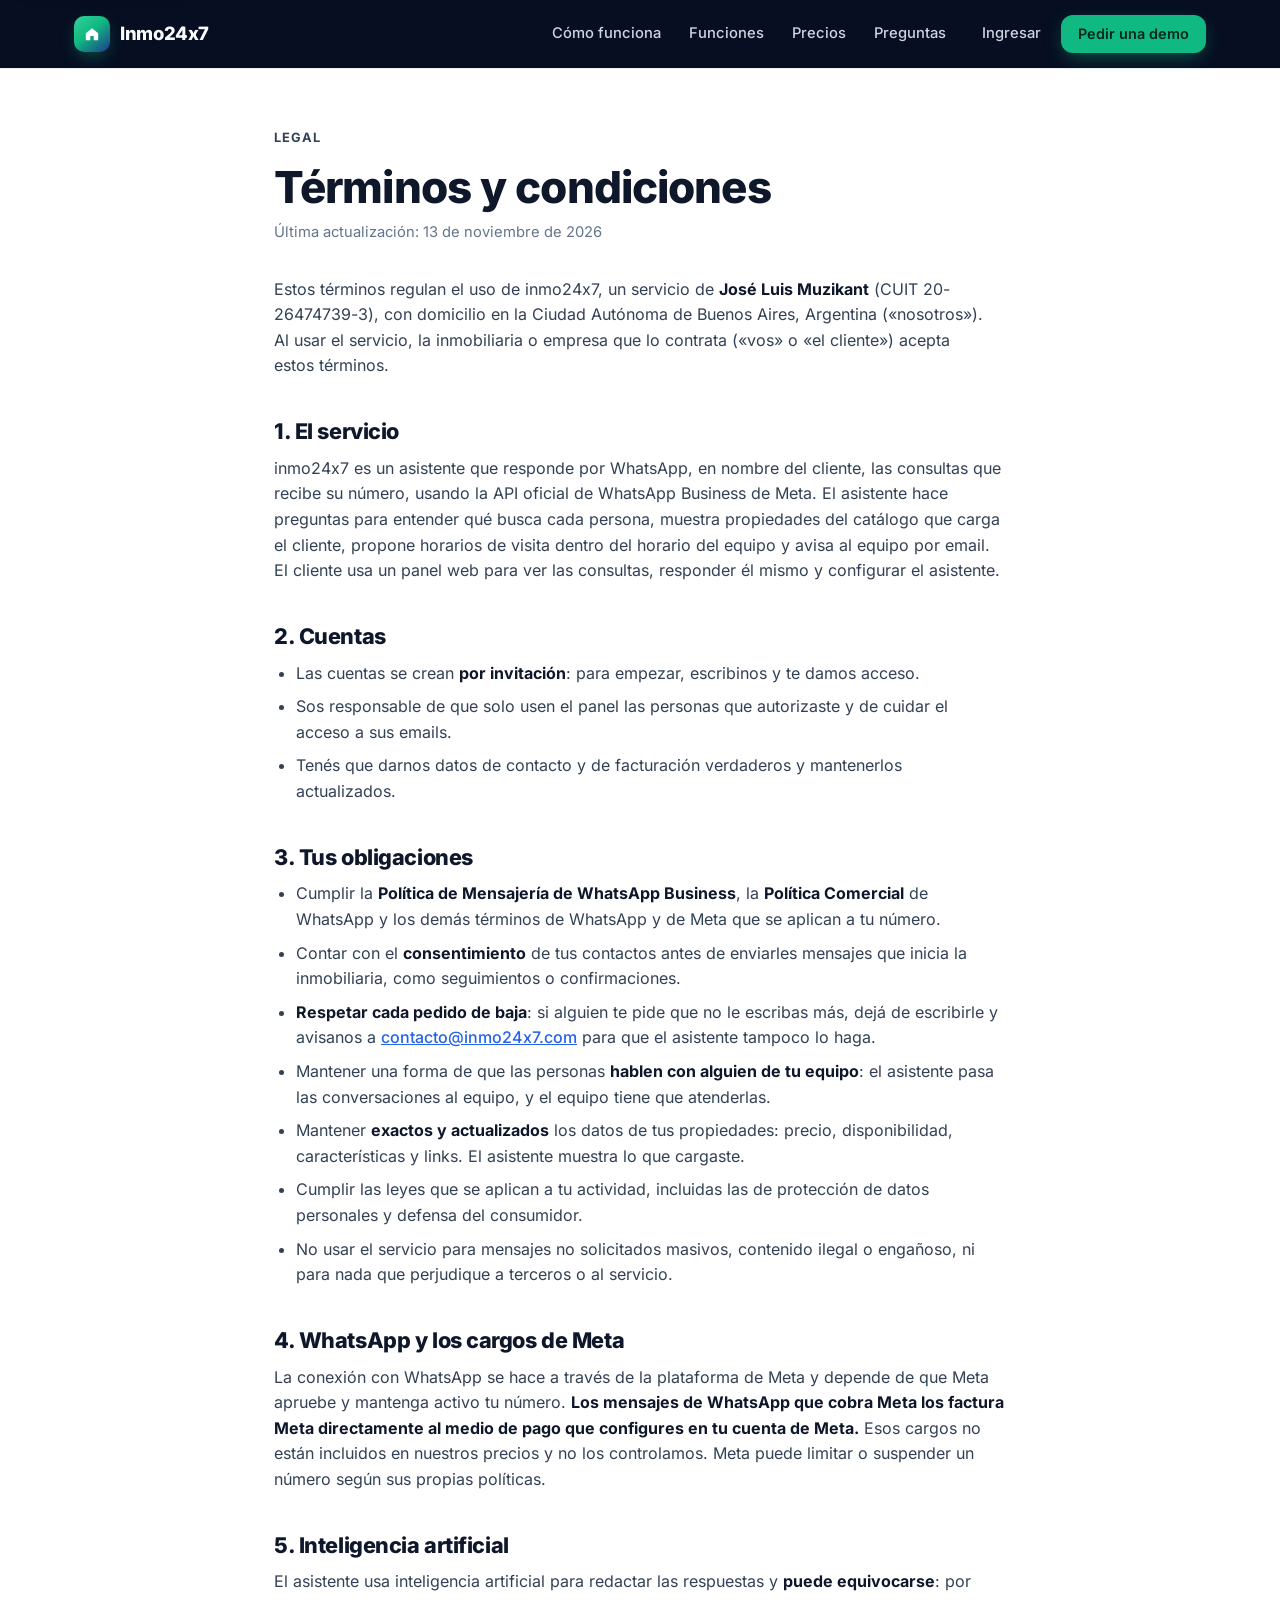
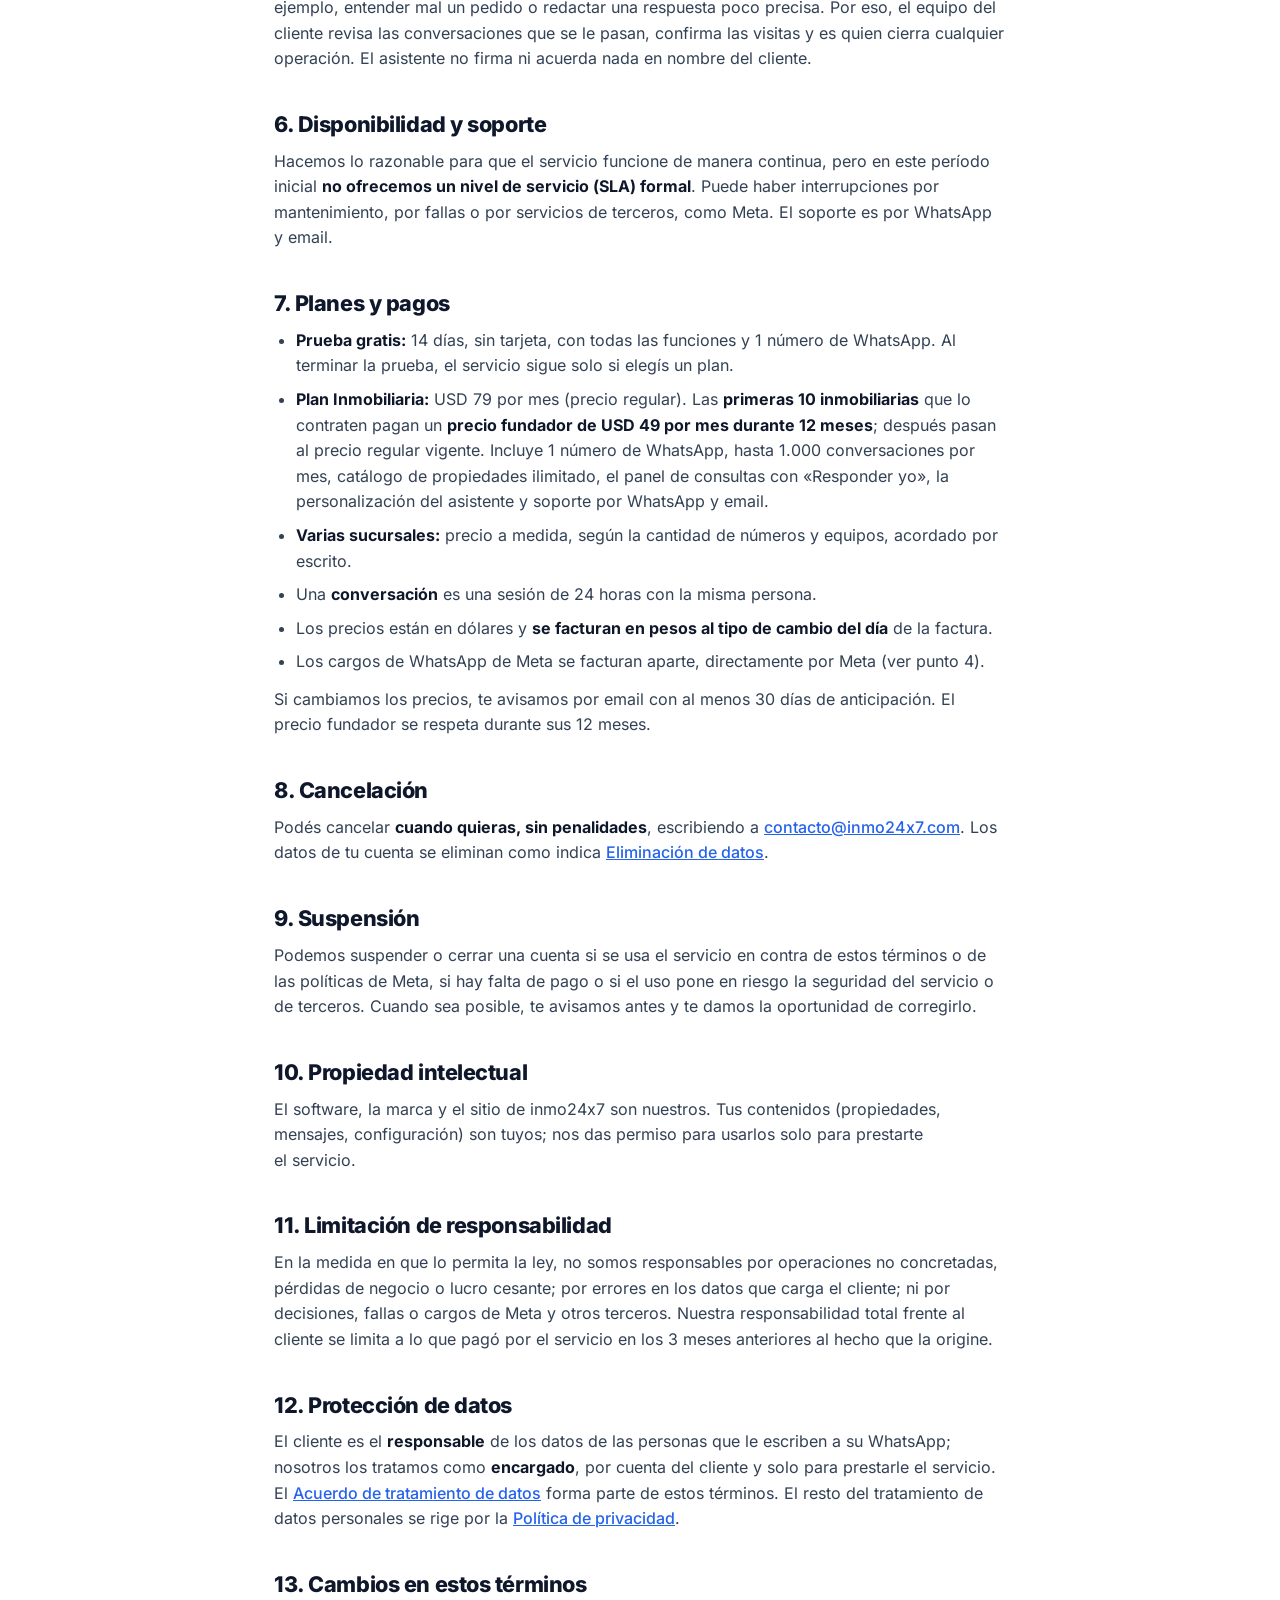
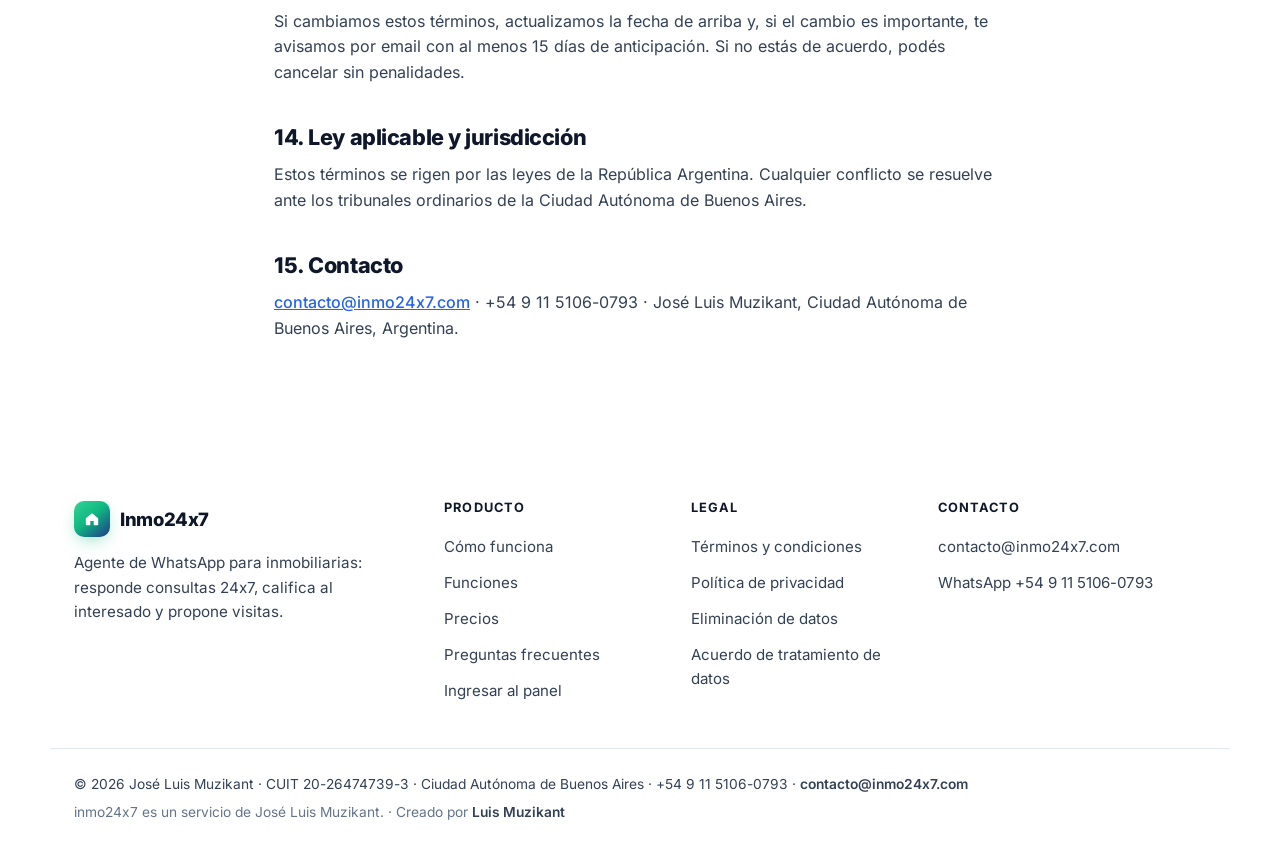
<file: terminos/index.html>
<!doctype html>
<html lang="es-AR">
  <head>
    <meta charset="UTF-8" />
    <meta name="viewport" content="width=device-width, initial-scale=1.0" />
    <title>Términos y condiciones — Inmo24x7</title>
    <meta name="description" content="Términos y condiciones de uso de inmo24x7: el servicio, las cuentas, las obligaciones del cliente, los planes y pagos, los cargos de WhatsApp de Meta y la cancelación." />
    <link rel="canonical" href="https://www.inmo24x7.com/terminos/" />
    <meta name="theme-color" content="#0b1530" />
    <link rel="icon" href="/favicon.svg" type="image/svg+xml" />
    <meta property="og:type" content="website" />
    <meta property="og:locale" content="es_AR" />
    <meta property="og:site_name" content="Inmo24x7" />
    <meta property="og:url" content="https://www.inmo24x7.com/terminos/" />
    <meta property="og:title" content="Términos y condiciones — Inmo24x7" />
    <meta property="og:image" content="https://www.inmo24x7.com/images/og.png" />
    <link rel="preload" href="/fonts/inter-latin-var.woff2" as="font" type="font/woff2" crossorigin />
    <link rel="stylesheet" href="/styles.css" />
    <script>document.documentElement.classList.add('js');</script>
  </head>

  <body class="page-legal">
    <!-- Texto base: revisar con un abogado antes de lanzar. -->
    <a href="#main" class="skip-link">Saltar al contenido</a>

    <!-- site-header: identical on every page -->
    <header class="nav">
      <div class="nav-inner wrap">
        <a href="/" class="brand" aria-label="Inmo24x7, inicio">
          <span class="brand-mark" aria-hidden="true"><svg viewBox="0 0 32 32"><path d="M7 15 16 7.5 25 15v9a1 1 0 0 1-1 1h-5.5v-6h-5v6H8a1 1 0 0 1-1-1z" fill="currentColor"/></svg></span>
          <span class="brand-name">Inmo24x7</span>
        </a>

        <nav class="nav-links" id="nav-links" aria-label="Principal">
          <a href="/#como-funciona">Cómo funciona</a>
          <a href="/#funciones">Funciones</a>
          <a href="/#precios">Precios</a>
          <a href="/#faq">Preguntas</a>
          <a href="https://app.inmo24x7.com" class="nav-login">Ingresar</a>
          <a href="https://wa.me/5491151060793?text=Hola%20Inmo24x7%2C%20quiero%20una%20demo" class="btn btn-primary btn-sm" target="_blank" rel="noopener">Pedir una demo</a>
        </nav>

        <button class="nav-toggle" type="button" aria-label="Abrir menú" aria-expanded="false" aria-controls="nav-links">
          <span></span><span></span><span></span>
        </button>
      </div>
    </header>
    <!-- /site-header -->

    <main id="main" class="legal">
      <div class="wrap legal-wrap">
        <p class="eyebrow">Legal</p>
        <h1>Términos y condiciones</h1>
        <p class="updated">Última actualización: 13 de noviembre de 2026</p>

        <p>Estos términos regulan el uso de inmo24x7, un servicio de <strong>José Luis Muzikant</strong> (CUIT 20-26474739-3), con domicilio en la Ciudad Autónoma de Buenos Aires, Argentina («nosotros»). Al usar el servicio, la inmobiliaria o empresa que lo contrata («vos» o «el cliente») acepta estos términos.</p>

        <section id="servicio">
          <h2>1. El servicio</h2>
          <p>inmo24x7 es un asistente que responde por WhatsApp, en nombre del cliente, las consultas que recibe su número, usando la API oficial de WhatsApp Business de Meta. El asistente hace preguntas para entender qué busca cada persona, muestra propiedades del catálogo que carga el cliente, propone horarios de visita dentro del horario del equipo y avisa al equipo por email. El cliente usa un panel web para ver las consultas, responder él mismo y configurar el asistente.</p>
        </section>

        <section id="cuentas">
          <h2>2. Cuentas</h2>
          <ul>
            <li>Las cuentas se crean <strong>por invitación</strong>: para empezar, escribinos y te damos acceso.</li>
            <li>Sos responsable de que solo usen el panel las personas que autorizaste y de cuidar el acceso a sus emails.</li>
            <li>Tenés que darnos datos de contacto y de facturación verdaderos y mantenerlos actualizados.</li>
          </ul>
        </section>

        <section id="obligaciones">
          <h2>3. Tus obligaciones</h2>
          <ul>
            <li>Cumplir la <strong>Política de Mensajería de WhatsApp Business</strong>, la <strong>Política Comercial</strong> de WhatsApp y los demás términos de WhatsApp y de Meta que se aplican a tu número.</li>
            <li>Contar con el <strong>consentimiento</strong> de tus contactos antes de enviarles mensajes que inicia la inmobiliaria, como seguimientos o confirmaciones.</li>
            <li><strong>Respetar cada pedido de baja</strong>: si alguien te pide que no le escribas más, dejá de escribirle y avisanos a <a href="mailto:contacto@inmo24x7.com">contacto@inmo24x7.com</a> para que el asistente tampoco lo haga.</li>
            <li>Mantener una forma de que las personas <strong>hablen con alguien de tu equipo</strong>: el asistente pasa las conversaciones al equipo, y el equipo tiene que atenderlas.</li>
            <li>Mantener <strong>exactos y actualizados</strong> los datos de tus propiedades: precio, disponibilidad, características y links. El asistente muestra lo que cargaste.</li>
            <li>Cumplir las leyes que se aplican a tu actividad, incluidas las de protección de datos personales y defensa del consumidor.</li>
            <li>No usar el servicio para mensajes no solicitados masivos, contenido ilegal o engañoso, ni para nada que perjudique a terceros o al servicio.</li>
          </ul>
        </section>

        <section id="meta">
          <h2>4. WhatsApp y los cargos de Meta</h2>
          <p>La conexión con WhatsApp se hace a través de la plataforma de Meta y depende de que Meta apruebe y mantenga activo tu número. <strong>Los mensajes de WhatsApp que cobra Meta los factura Meta directamente al medio de pago que configures en tu cuenta de Meta.</strong> Esos cargos no están incluidos en nuestros precios y no los controlamos. Meta puede limitar o suspender un número según sus propias políticas.</p>
        </section>

        <section id="ia">
          <h2>5. Inteligencia artificial</h2>
          <p>El asistente usa inteligencia artificial para redactar las respuestas y <strong>puede equivocarse</strong>: por ejemplo, entender mal un pedido o redactar una respuesta poco precisa. Por eso, el equipo del cliente revisa las conversaciones que se le pasan, confirma las visitas y es quien cierra cualquier operación. El asistente no firma ni acuerda nada en nombre del cliente.</p>
        </section>

        <section id="disponibilidad">
          <h2>6. Disponibilidad y soporte</h2>
          <p>Hacemos lo razonable para que el servicio funcione de manera continua, pero en este período inicial <strong>no ofrecemos un nivel de servicio (SLA) formal</strong>. Puede haber interrupciones por mantenimiento, por fallas o por servicios de terceros, como Meta. El soporte es por WhatsApp y email.</p>
        </section>

        <section id="planes">
          <h2>7. Planes y pagos</h2>
          <ul>
            <li><strong>Prueba gratis:</strong> 14 días, sin tarjeta, con todas las funciones y 1 número de WhatsApp. Al terminar la prueba, el servicio sigue solo si elegís un plan.</li>
            <li><strong>Plan Inmobiliaria:</strong> USD 79 por mes (precio regular). Las <strong>primeras 10 inmobiliarias</strong> que lo contraten pagan un <strong>precio fundador de USD 49 por mes durante 12 meses</strong>; después pasan al precio regular vigente. Incluye 1 número de WhatsApp, hasta 1.000 conversaciones por mes, catálogo de propiedades ilimitado, el panel de consultas con «Responder yo», la personalización del asistente y soporte por WhatsApp y email.</li>
            <li><strong>Varias sucursales:</strong> precio a medida, según la cantidad de números y equipos, acordado por escrito.</li>
            <li>Una <strong>conversación</strong> es una sesión de 24 horas con la misma persona.</li>
            <li>Los precios están en dólares y <strong>se facturan en pesos al tipo de cambio del día</strong> de la factura.</li>
            <li>Los cargos de WhatsApp de Meta se facturan aparte, directamente por Meta (ver punto 4).</li>
          </ul>
          <p>Si cambiamos los precios, te avisamos por email con al menos 30 días de anticipación. El precio fundador se respeta durante sus 12 meses.</p>
        </section>

        <section id="cancelacion">
          <h2>8. Cancelación</h2>
          <p>Podés cancelar <strong>cuando quieras, sin penalidades</strong>, escribiendo a <a href="mailto:contacto@inmo24x7.com">contacto@inmo24x7.com</a>. Los datos de tu cuenta se eliminan como indica <a href="/eliminacion-de-datos/">Eliminación de datos</a>.</p>
        </section>

        <section id="suspension">
          <h2>9. Suspensión</h2>
          <p>Podemos suspender o cerrar una cuenta si se usa el servicio en contra de estos términos o de las políticas de Meta, si hay falta de pago o si el uso pone en riesgo la seguridad del servicio o de terceros. Cuando sea posible, te avisamos antes y te damos la oportunidad de corregirlo.</p>
        </section>

        <section id="propiedad">
          <h2>10. Propiedad intelectual</h2>
          <p>El software, la marca y el sitio de inmo24x7 son nuestros. Tus contenidos (propiedades, mensajes, configuración) son tuyos; nos das permiso para usarlos solo para prestarte el servicio.</p>
        </section>

        <section id="responsabilidad">
          <h2>11. Limitación de responsabilidad</h2>
          <p>En la medida en que lo permita la ley, no somos responsables por operaciones no concretadas, pérdidas de negocio o lucro cesante; por errores en los datos que carga el cliente; ni por decisiones, fallas o cargos de Meta y otros terceros. Nuestra responsabilidad total frente al cliente se limita a lo que pagó por el servicio en los 3 meses anteriores al hecho que la origine.</p>
        </section>

        <section id="datos">
          <h2>12. Protección de datos</h2>
          <p>El cliente es el <strong>responsable</strong> de los datos de las personas que le escriben a su WhatsApp; nosotros los tratamos como <strong>encargado</strong>, por cuenta del cliente y solo para prestarle el servicio. El <a href="/acuerdo-de-tratamiento-de-datos/">Acuerdo de tratamiento de datos</a> forma parte de estos términos. El resto del tratamiento de datos personales se rige por la <a href="/privacidad/">Política de privacidad</a>.</p>
        </section>

        <section id="cambios">
          <h2>13. Cambios en estos términos</h2>
          <p>Si cambiamos estos términos, actualizamos la fecha de arriba y, si el cambio es importante, te avisamos por email con al menos 15 días de anticipación. Si no estás de acuerdo, podés cancelar sin penalidades.</p>
        </section>

        <section id="ley">
          <h2>14. Ley aplicable y jurisdicción</h2>
          <p>Estos términos se rigen por las leyes de la República Argentina. Cualquier conflicto se resuelve ante los tribunales ordinarios de la Ciudad Autónoma de Buenos Aires.</p>
        </section>

        <section id="contacto">
          <h2>15. Contacto</h2>
          <p><a href="mailto:contacto@inmo24x7.com">contacto@inmo24x7.com</a> · +54 9 11 5106-0793 · José Luis Muzikant, Ciudad Autónoma de Buenos Aires, Argentina.</p>
        </section>
      </div>
    </main>

    <!-- site-footer: identical on every page. Legal data: see legal-data.md -->
    <footer class="footer">
      <div class="wrap footer-grid">
        <div class="footer-brand">
          <a href="/" class="brand">
            <span class="brand-mark" aria-hidden="true"><svg viewBox="0 0 32 32"><path d="M7 15 16 7.5 25 15v9a1 1 0 0 1-1 1h-5.5v-6h-5v6H8a1 1 0 0 1-1-1z" fill="currentColor"/></svg></span>
            <span class="brand-name">Inmo24x7</span>
          </a>
          <p>Agente de WhatsApp para inmobiliarias: responde consultas 24x7, califica al interesado y propone visitas.</p>
        </div>
        <div>
          <h2 class="footer-h">Producto</h2>
          <ul>
            <li><a href="/#como-funciona">Cómo funciona</a></li>
            <li><a href="/#funciones">Funciones</a></li>
            <li><a href="/#precios">Precios</a></li>
            <li><a href="/#faq">Preguntas frecuentes</a></li>
            <li><a href="https://app.inmo24x7.com">Ingresar al panel</a></li>
          </ul>
        </div>
        <div>
          <h2 class="footer-h">Legal</h2>
          <ul>
            <li><a href="/terminos/">Términos y condiciones</a></li>
            <li><a href="/privacidad/">Política de privacidad</a></li>
            <li><a href="/eliminacion-de-datos/">Eliminación de datos</a></li>
            <li><a href="/acuerdo-de-tratamiento-de-datos/">Acuerdo de tratamiento de datos</a></li>
          </ul>
        </div>
        <div>
          <h2 class="footer-h">Contacto</h2>
          <ul>
            <li><a href="mailto:contacto@inmo24x7.com">contacto@inmo24x7.com</a></li>
            <li><a href="https://wa.me/5491151060793" target="_blank" rel="noopener">WhatsApp +54 9 11 5106-0793</a></li>
          </ul>
        </div>
      </div>
      <div class="wrap footer-bottom">
        <p class="legal-line">© 2026 José Luis Muzikant · CUIT 20-26474739-3 · Ciudad Autónoma de Buenos Aires · +54 9 11 5106-0793 · <a href="mailto:contacto@inmo24x7.com">contacto@inmo24x7.com</a></p>
        <p>inmo24x7 es un servicio de José Luis Muzikant. · Creado por <a href="https://www.linkedin.com/in/jmuzikant/" target="_blank" rel="noopener">Luis Muzikant</a></p>
      </div>
    </footer>
    <!-- /site-footer -->

    <script src="/site.js" defer></script>
  </body>
</html>
</file>
<file: styles.css>
/* ==========================================================================
   Inmo24x7 landing
   ========================================================================== */

/* Inter, self-hosted (SIL Open Font License, see /fonts/OFL.txt). Variable weight, Latin subset. */
@font-face {
  font-family: 'Inter';
  font-style: normal;
  font-weight: 100 900;
  font-display: swap;
  src: url('/fonts/inter-latin-var.woff2') format('woff2');
}

*, *::before, *::after { box-sizing: border-box; margin: 0; padding: 0; }

:root {
  --navy-950: #070e22;
  --navy-900: #0b1530;
  --navy-800: #13214a;
  --blue-900: #1E3A8A;
  --blue-600: #2563eb;
  --blue-400: #60a5fa;
  --green-500: #10B981;
  --green-400: #34D399;
  --green-700: #047857;
  --green-50: #ecfdf5;

  --ink: #0f172a;
  --ink-2: #334155;
  --ink-3: #64748b;
  --line: #e2e8f0;
  --surface: #ffffff;
  --surface-2: #f6f8fb;

  --on-dark: #f8fafc;
  --on-dark-2: #cbd5e1;
  --on-dark-3: #94a3b8;
  --line-dark: rgba(148, 163, 184, 0.18);

  --radius: 14px;
  --radius-lg: 20px;
  --shadow-sm: 0 1px 2px rgba(15, 23, 42, .06), 0 1px 3px rgba(15, 23, 42, .04);
  --shadow-md: 0 8px 24px -8px rgba(15, 23, 42, .14);
  --shadow-lg: 0 30px 60px -20px rgba(2, 6, 23, .45);
  --ease: cubic-bezier(.2, .7, .2, 1);
  --nav-h: 68px;
}

html { scroll-behavior: smooth; scroll-padding-top: calc(var(--nav-h) + 12px); -webkit-text-size-adjust: 100%; }

body {
  font-family: 'Inter', ui-sans-serif, system-ui, -apple-system, 'Segoe UI', sans-serif;
  font-size: 16px;
  line-height: 1.6;
  color: var(--ink);
  background: var(--surface);
  font-feature-settings: 'calt' 0; /* keep "24x7" from rendering as "24×7" */
  -webkit-font-smoothing: antialiased;
  text-rendering: optimizeLegibility;
  overflow-x: hidden;
}

img { display: block; max-width: 100%; height: auto; }
a { color: inherit; }
h1, h2, h3, h4 { line-height: 1.15; letter-spacing: -0.02em; text-wrap: balance; }
p { text-wrap: pretty; }

.wrap { width: 100%; max-width: 1180px; margin: 0 auto; padding: 0 24px; }

.ico {
  width: 20px; height: 20px; flex: none;
  fill: none; stroke: currentColor; stroke-width: 2; stroke-linecap: round; stroke-linejoin: round;
}

:focus-visible { outline: 3px solid var(--blue-400); outline-offset: 3px; border-radius: 6px; }

.skip-link {
  position: absolute; left: 16px; top: -60px; z-index: 2000;
  background: var(--surface); color: var(--ink); padding: 10px 16px; border-radius: 10px;
  font-weight: 600; text-decoration: none; box-shadow: var(--shadow-md);
}
.skip-link:focus { top: 12px; }

/* Buttons ---------------------------------------------------------------- */
.btn {
  display: inline-flex; align-items: center; justify-content: center; gap: 8px;
  min-height: 44px; padding: 10px 20px;
  border-radius: 12px; border: 1px solid transparent;
  font: inherit; font-weight: 600; font-size: .95rem; line-height: 1.2;
  text-decoration: none; cursor: pointer; white-space: nowrap;
  transition: transform .15s var(--ease), box-shadow .15s var(--ease), background-color .15s, border-color .15s, color .15s;
}
.btn .ico { width: 18px; height: 18px; }
.btn-sm { min-height: 38px; padding: 8px 16px; font-size: .9rem; }
.btn-lg { min-height: 52px; padding: 14px 26px; font-size: 1rem; }

.btn-primary {
  background: var(--green-500); color: #04261b;
  box-shadow: 0 6px 20px -6px rgba(16, 185, 129, .6);
}
.btn-primary:hover { background: var(--green-400); transform: translateY(-1px); box-shadow: 0 10px 26px -8px rgba(16, 185, 129, .7); }

.btn-ghost { background: rgba(255, 255, 255, .06); color: var(--on-dark); border-color: rgba(255, 255, 255, .22); }
.btn-ghost:hover { background: rgba(255, 255, 255, .12); border-color: rgba(255, 255, 255, .4); }

.btn-outline { background: var(--surface); color: var(--ink); border-color: var(--line); }
.btn-outline:hover { border-color: var(--ink-3); background: var(--surface-2); }

/* Eyebrow ---------------------------------------------------------------- */
.eyebrow {
  display: inline-flex; align-items: center; gap: 8px;
  font-size: .8rem; font-weight: 700; letter-spacing: .08em; text-transform: uppercase;
  color: var(--green-700); margin-bottom: 14px;
}
.eyebrow-dark { color: var(--green-400); }
.eyebrow .dot {
  width: 8px; height: 8px; border-radius: 50%; background: var(--green-400);
  box-shadow: 0 0 0 4px rgba(52, 211, 153, .2);
}

/* Navigation ------------------------------------------------------------- */
.nav {
  position: fixed; inset: 0 0 auto; z-index: 1000; height: var(--nav-h);
  display: flex; align-items: center;
  transition: background-color .25s, box-shadow .25s, backdrop-filter .25s;
}
.nav.scrolled {
  background: rgba(7, 14, 34, .82);
  backdrop-filter: saturate(160%) blur(14px);
  -webkit-backdrop-filter: saturate(160%) blur(14px);
  box-shadow: 0 1px 0 var(--line-dark);
}
.nav-inner { display: flex; align-items: center; justify-content: space-between; gap: 24px; }

.brand { display: inline-flex; align-items: center; gap: 10px; text-decoration: none; color: var(--on-dark); }
.brand-mark {
  width: 36px; height: 36px; border-radius: 10px; display: grid; place-items: center;
  background: linear-gradient(140deg, var(--green-400), var(--green-500) 45%, var(--blue-900));
  color: #fff; box-shadow: 0 6px 18px -6px rgba(16, 185, 129, .6);
}
.brand-mark svg { width: 22px; height: 22px; }
.brand-name { font-weight: 800; font-size: 1.15rem; letter-spacing: -0.02em; }

.nav-links { display: flex; align-items: center; gap: 4px; }
.nav-links a:not(.btn) {
  color: var(--on-dark-2); text-decoration: none; font-size: .92rem; font-weight: 500;
  padding: 8px 12px; border-radius: 8px; transition: color .15s, background-color .15s;
}
.nav-links a:not(.btn):hover { color: #fff; background: rgba(255, 255, 255, .06); }
.nav-links .nav-login { margin-left: 8px; color: #fff; }
.nav-links .btn { margin-left: 4px; }

.nav-toggle {
  display: none; width: 44px; height: 44px; border: 0; background: transparent; cursor: pointer;
  flex-direction: column; align-items: center; justify-content: center; gap: 5px; border-radius: 10px;
}
.nav-toggle span { display: block; width: 22px; height: 2px; border-radius: 2px; background: #fff; transition: transform .2s, opacity .2s; }
.nav-toggle.open span:nth-child(1) { transform: translateY(7px) rotate(45deg); }
.nav-toggle.open span:nth-child(2) { opacity: 0; }
.nav-toggle.open span:nth-child(3) { transform: translateY(-7px) rotate(-45deg); }

/* Hero ------------------------------------------------------------------- */
.hero {
  position: relative; isolation: isolate; overflow: hidden;
  background: var(--navy-950); color: var(--on-dark);
  padding: calc(var(--nav-h) + 64px) 0 96px;
}
.hero-bg {
  position: absolute; inset: 0; z-index: -1;
  background:
    radial-gradient(60% 60% at 85% 20%, rgba(16, 185, 129, .28), transparent 70%),
    radial-gradient(50% 60% at 10% 90%, rgba(37, 99, 235, .28), transparent 70%),
    linear-gradient(180deg, var(--navy-950), var(--navy-900));
}
.hero-bg::after {
  content: ''; position: absolute; inset: 0;
  background-image: linear-gradient(rgba(148, 163, 184, .06) 1px, transparent 1px), linear-gradient(90deg, rgba(148, 163, 184, .06) 1px, transparent 1px);
  background-size: 48px 48px;
  -webkit-mask-image: radial-gradient(70% 70% at 50% 30%, #000 30%, transparent 80%);
          mask-image: radial-gradient(70% 70% at 50% 30%, #000 30%, transparent 80%);
}

.hero-grid { display: grid; grid-template-columns: 1.1fr .9fr; gap: 56px; align-items: center; }

.hero h1 { font-size: clamp(2.3rem, 4.6vw, 3.6rem); font-weight: 800; letter-spacing: -0.035em; margin-bottom: 22px; }
.hero h1 .hl {
  background: linear-gradient(100deg, var(--green-400), #6ee7b7 60%, var(--blue-400));
  -webkit-background-clip: text; background-clip: text; color: transparent;
}
.lead { font-size: clamp(1.05rem, 1.6vw, 1.2rem); color: var(--on-dark-2); max-width: 560px; margin-bottom: 32px; }
.lead strong { color: #fff; font-weight: 600; }

.hero-cta { display: flex; flex-wrap: wrap; gap: 12px; margin-bottom: 28px; }
.hero-cta.center { justify-content: center; margin-bottom: 0; }

.hero-points { list-style: none; display: flex; flex-wrap: wrap; gap: 10px 22px; color: var(--on-dark-3); font-size: .9rem; }
.hero-points li { display: inline-flex; align-items: center; gap: 6px; }
.hero-points .ico { width: 16px; height: 16px; color: var(--green-400); stroke-width: 2.5; }

/* Phone mock */
.hero-visual { position: relative; display: flex; justify-content: center; }
.phone {
  width: 100%; max-width: 360px;
  border-radius: 34px; padding: 10px;
  background: linear-gradient(160deg, #1f2b4d, #0d1630);
  box-shadow: var(--shadow-lg), inset 0 0 0 1px rgba(255, 255, 255, .08);
}
.phone-head {
  display: flex; align-items: center; gap: 10px;
  background: #075e54; color: #fff; padding: 14px 16px; border-radius: 26px 26px 0 0;
}
.phone-head strong { display: block; font-size: .92rem; font-weight: 600; line-height: 1.2; }
.phone-head .online { font-size: .75rem; opacity: .8; }
.avatar {
  width: 36px; height: 36px; border-radius: 50%; display: grid; place-items: center;
  background: #d1fae5; color: #065f46; font-weight: 700;
}
.phone-body {
  height: 470px; overflow: hidden;
  display: flex; flex-direction: column; justify-content: flex-end; gap: 8px;
  padding: 16px 12px; border-radius: 0 0 26px 26px;
  background-color: #ece5dd;
  background-image: radial-gradient(rgba(0, 0, 0, .035) 1px, transparent 1px);
  background-size: 14px 14px;
}
.msg {
  position: relative; flex: none;
  max-width: 84%; padding: 7px 10px 18px; border-radius: 10px;
  font-size: .86rem; line-height: 1.4; color: #111b21;
  box-shadow: 0 1px .5px rgba(11, 20, 26, .13);
}
.msg time { position: absolute; right: 8px; bottom: 3px; font-size: .66rem; color: #667781; }
.msg.in { align-self: flex-start; background: #fff; border-top-left-radius: 2px; }
.msg.out { align-self: flex-end; background: #d9fdd3; border-top-right-radius: 2px; }
.prop {
  display: block; margin-top: 6px; padding: 7px 9px; border-radius: 8px;
  background: rgba(255, 255, 255, .75); border: 1px solid rgba(0, 0, 0, .06);
}
.prop b { display: block; font-weight: 600; font-size: .82rem; }
.prop small { font-size: .76rem; color: #3b4a54; }
.prop u { color: #027eb5; text-decoration: none; }
.slots { display: flex; gap: 6px; margin-top: 6px; }
.slots span {
  padding: 4px 9px; border-radius: 999px; font-size: .76rem; font-weight: 600;
  background: #fff; color: #027eb5; border: 1px solid rgba(2, 126, 181, .25);
}
.slots .picked { background: #027eb5; color: #fff; }

.typing {
  display: none; align-self: flex-end; gap: 4px; padding: 10px 12px; border-radius: 10px;
  background: #d9fdd3; box-shadow: 0 1px .5px rgba(11, 20, 26, .13);
}
.typing span { width: 6px; height: 6px; border-radius: 50%; background: #667781; animation: blink 1.2s infinite; }
.typing span:nth-child(2) { animation-delay: .15s; }
.typing span:nth-child(3) { animation-delay: .3s; }
@keyframes blink { 0%, 60%, 100% { opacity: .3; transform: translateY(0); } 30% { opacity: 1; transform: translateY(-3px); } }

.js .phone-body.play [data-step]:not(.show) { display: none; }
.phone-body.play [data-step].show { animation: pop .35s var(--ease); }
.phone-body.is-typing .typing { display: flex; }
@keyframes pop { from { opacity: 0; transform: translateY(8px) scale(.98); } to { opacity: 1; transform: none; } }

.toast {
  position: absolute; left: -28px; bottom: -36px;
  display: flex; align-items: center; gap: 12px;
  padding: 12px 16px 12px 12px; border-radius: 14px;
  background: #fff; color: var(--ink); box-shadow: var(--shadow-lg);
  opacity: 0; transform: translateY(12px); transition: opacity .4s, transform .4s var(--ease);
}
.toast.show { opacity: 1; transform: none; }
.toast strong { display: block; font-size: .88rem; }
.toast small { display: block; font-size: .78rem; color: var(--ink-3); }
.toast-ico { width: 36px; height: 36px; border-radius: 10px; display: grid; place-items: center; background: #dbeafe; color: var(--blue-600); }

/* Strip ------------------------------------------------------------------ */
.strip { border-bottom: 1px solid var(--line); background: var(--surface); }
.strip-inner {
  display: flex; flex-wrap: wrap; justify-content: center; gap: 14px 40px;
  padding-top: 22px; padding-bottom: 22px; color: var(--ink-2); font-size: .92rem; font-weight: 500;
}
.strip-inner span { display: inline-flex; align-items: center; gap: 8px; }
.strip-inner .ico { color: var(--green-700); }

/* Sections --------------------------------------------------------------- */
.section { padding: 104px 0; }
.section-alt { background: var(--surface-2); border-top: 1px solid var(--line); border-bottom: 1px solid var(--line); }
.section-dark { background: var(--navy-900); color: var(--on-dark); }

.section-head { max-width: 680px; margin-bottom: 56px; }
.section-head.center { margin-left: auto; margin-right: auto; text-align: center; }
.section-head h2 { font-size: clamp(1.9rem, 3.4vw, 2.6rem); font-weight: 800; margin-bottom: 14px; }
.section-head .sub { font-size: 1.08rem; color: var(--ink-2); }
.section-dark .section-head .sub { color: var(--on-dark-2); }
.section-head .sub a { color: var(--green-700); font-weight: 600; }

/* Cards */
.cards-3 { display: grid; grid-template-columns: repeat(3, 1fr); gap: 20px; margin-bottom: 40px; }
.card {
  background: var(--surface); border: 1px solid var(--line); border-radius: var(--radius-lg);
  padding: 28px; box-shadow: var(--shadow-sm);
}
.card h3 { font-size: 1.15rem; font-weight: 700; margin: 18px 0 8px; }
.card p { color: var(--ink-2); font-size: .97rem; }
.card p strong { color: var(--ink); }
.cite { display: block; margin-top: 10px; font-size: .78rem; color: var(--ink-3); }

/* Demo video: same border, radius and shadow as the cards */
.demo-video {
  display: block; width: 100%; max-width: 960px; height: auto; aspect-ratio: 1280 / 604; margin: 0 auto;
  background: var(--surface-2); border: 1px solid var(--line); border-radius: var(--radius-lg);
  box-shadow: var(--shadow-sm);
}

.card-ico {
  width: 44px; height: 44px; border-radius: 12px; display: grid; place-items: center;
  background: var(--green-50); color: var(--green-700);
}
.card-ico .ico { width: 22px; height: 22px; }

.solution {
  display: flex; align-items: center; justify-content: space-between; gap: 32px;
  padding: 40px 44px; border-radius: var(--radius-lg);
  background:
    radial-gradient(80% 140% at 100% 0%, rgba(16, 185, 129, .25), transparent 60%),
    linear-gradient(135deg, var(--navy-900), var(--blue-900));
  color: var(--on-dark);
}
.solution h3 { font-size: clamp(1.35rem, 2.4vw, 1.7rem); font-weight: 800; margin-bottom: 10px; max-width: 640px; }
.solution p { color: var(--on-dark-2); max-width: 640px; }
.solution .eyebrow { margin-bottom: 10px; }

/* Flow */
.flow {
  list-style: none; display: grid; grid-template-columns: repeat(5, 1fr); gap: 16px;
  counter-reset: none; margin-bottom: 64px; position: relative;
}
.flow::before {
  content: ''; position: absolute; top: 22px; left: 10%; right: 10%; height: 2px;
  background: linear-gradient(90deg, var(--green-500), var(--blue-600));
  opacity: .35; z-index: 0;
}
.flow li { position: relative; z-index: 1; text-align: center; padding: 0 6px; }
.flow-n {
  width: 46px; height: 46px; border-radius: 50%; display: grid; place-items: center; margin: 0 auto 16px;
  background: var(--surface); border: 2px solid var(--green-500); color: var(--green-700);
  font-weight: 800; font-size: 1.05rem; box-shadow: 0 0 0 6px var(--surface-2);
}
.flow h3 { font-size: 1.05rem; font-weight: 700; margin-bottom: 6px; }
.flow p { font-size: .92rem; color: var(--ink-2); }

.setup {
  display: grid; grid-template-columns: .8fr 1.2fr; gap: 40px; align-items: center;
  background: var(--surface); border: 1px solid var(--line); border-radius: var(--radius-lg);
  padding: 36px; box-shadow: var(--shadow-sm);
}
.setup-head h3 { font-size: 1.45rem; font-weight: 800; margin-bottom: 10px; }
.setup-head p { color: var(--ink-2); }
.setup-grid { display: grid; grid-template-columns: repeat(2, 1fr); gap: 20px; }
.setup-step { display: flex; gap: 14px; align-items: flex-start; }
.setup-step > .ico {
  width: 40px; height: 40px; padding: 9px; border-radius: 11px;
  background: #eff6ff; color: var(--blue-600);
}
.setup-step h4 { font-size: 1rem; font-weight: 700; margin-bottom: 2px; }
.setup-step p { font-size: .92rem; color: var(--ink-2); }

/* Showcase */
.showcase { display: grid; grid-template-columns: .85fr 1.15fr; gap: 56px; align-items: center; }
.showcase + .showcase { margin-top: 88px; }
.showcase-title { font-size: clamp(1.7rem, 3vw, 2.3rem); font-weight: 800; margin-bottom: 14px; }
.shot figcaption { padding: 8px 14px; font-size: .78rem; color: var(--ink-3); border-top: 1px solid var(--line); background: var(--surface-2); }
.showcase-copy h3 { font-size: clamp(1.4rem, 2.4vw, 1.8rem); font-weight: 800; margin-bottom: 12px; }
.showcase-copy > p { color: var(--ink-2); margin-bottom: 20px; }

.ticks { list-style: none; display: grid; gap: 10px; }
.ticks li { display: flex; gap: 10px; align-items: flex-start; color: var(--ink-2); font-size: .96rem; }
.ticks .ico { width: 18px; height: 18px; margin-top: 3px; color: var(--green-700); stroke-width: 2.5; }

.shot {
  border-radius: 16px; overflow: hidden; background: var(--surface);
  border: 1px solid var(--line); box-shadow: 0 40px 80px -30px rgba(15, 23, 42, .35), var(--shadow-sm);
}
.shot-bar {
  display: flex; align-items: center; gap: 6px; padding: 10px 14px;
  background: #f1f5f9; border-bottom: 1px solid var(--line);
}
.shot-bar i { width: 10px; height: 10px; border-radius: 50%; background: #cbd5e1; }
.shot-bar span {
  margin-left: 10px; padding: 2px 12px; border-radius: 6px; background: #fff;
  font-size: .75rem; color: var(--ink-3); border: 1px solid var(--line);
}

/* Features (dark) */
.features { display: grid; grid-template-columns: repeat(3, 1fr); gap: 18px; }
.feature {
  padding: 28px; border-radius: var(--radius-lg);
  background: rgba(255, 255, 255, .035); border: 1px solid var(--line-dark);
  transition: border-color .2s, background-color .2s;
}
.feature:hover { border-color: rgba(52, 211, 153, .4); background: rgba(255, 255, 255, .055); }
.feature.wide { grid-column: span 2; }
.feature .card-ico { background: rgba(16, 185, 129, .14); color: var(--green-400); }
.feature h3 { font-size: 1.12rem; font-weight: 700; margin: 18px 0 8px; }
.feature p { color: var(--on-dark-2); font-size: .96rem; }
.feature.soon { border-style: dashed; }
.soon-tag {
  display: inline-block; margin-left: 6px; padding: 2px 8px; border-radius: 999px; vertical-align: middle;
  font-size: .7rem; font-weight: 700; letter-spacing: .04em; text-transform: uppercase;
  background: rgba(96, 165, 250, .15); color: #bfdbfe; border: 1px solid rgba(96, 165, 250, .3);
}
.chips { display: flex; flex-wrap: wrap; gap: 6px; margin-top: 14px; }
.chips span {
  padding: 4px 10px; border-radius: 999px; font-size: .78rem; font-weight: 600;
  background: rgba(52, 211, 153, .12); color: #a7f3d0; border: 1px solid rgba(52, 211, 153, .25);
}

/* Pricing */
.pricing { display: grid; grid-template-columns: repeat(3, 1fr); gap: 20px; align-items: stretch; }
.plan {
  position: relative; display: flex; flex-direction: column;
  background: var(--surface); border: 1px solid var(--line); border-radius: var(--radius-lg);
  padding: 32px 28px; box-shadow: var(--shadow-sm);
}
.plan h3 { font-size: 1.2rem; font-weight: 700; }
.plan-desc { color: var(--ink-3); font-size: .93rem; margin-top: 2px; }
.price { display: flex; align-items: baseline; gap: 6px; margin: 22px 0 24px; }
.price .cur { font-size: .9rem; font-weight: 700; color: var(--ink-3); }
.price .amt { font-size: 3.2rem; font-weight: 800; letter-spacing: -0.04em; line-height: 1; }
.price .per { color: var(--ink-3); font-size: .95rem; }
.plan .ticks { margin-bottom: 28px; flex: 1; align-content: start; }
.plan .btn { width: 100%; }
.plan-pop {
  border: 2px solid var(--green-500);
  box-shadow: 0 30px 60px -30px rgba(16, 185, 129, .55), var(--shadow-sm);
}
.pop-badge {
  position: absolute; top: -13px; left: 28px;
  padding: 4px 12px; border-radius: 999px; background: var(--green-500); color: #04261b;
  font-size: .72rem; font-weight: 800; letter-spacing: .06em; text-transform: uppercase;
}
.price .was { margin-left: 8px; color: var(--ink-3); font-size: .95rem; font-weight: 600; }
.price .amt-text { font-size: 2.2rem; letter-spacing: -0.03em; }
.pricing-note { text-align: center; max-width: 760px; margin: 28px auto 0; color: var(--ink-3); font-size: .88rem; }

/* FAQ */
.faq-wrap { display: grid; grid-template-columns: .8fr 1.2fr; gap: 56px; align-items: start; }
.faq-wrap .section-head { margin-bottom: 0; position: sticky; top: calc(var(--nav-h) + 32px); }
.faq { display: grid; gap: 10px; }
.faq details {
  background: var(--surface); border: 1px solid var(--line); border-radius: var(--radius);
  transition: border-color .2s, box-shadow .2s;
}
.faq details[open] { border-color: #cbd5e1; box-shadow: var(--shadow-sm); }
.faq summary {
  list-style: none; cursor: pointer; display: flex; align-items: center; justify-content: space-between; gap: 16px;
  padding: 18px 20px; font-weight: 600; font-size: 1rem;
}
.faq summary::-webkit-details-marker { display: none; }
.faq summary .ico { color: var(--ink-3); transition: transform .2s var(--ease); }
.faq details[open] summary .ico { transform: rotate(45deg); }
.faq details p { padding: 0 20px 20px; color: var(--ink-2); font-size: .97rem; }

/* Final CTA */
.cta-section { padding-top: 96px; }
.cta {
  text-align: center; padding: 72px 32px; border-radius: 28px; color: var(--on-dark);
  background:
    radial-gradient(60% 90% at 50% 0%, rgba(16, 185, 129, .3), transparent 70%),
    linear-gradient(160deg, var(--navy-900), var(--blue-900));
  box-shadow: var(--shadow-lg);
}
.cta h2 { font-size: clamp(1.8rem, 3.6vw, 2.6rem); font-weight: 800; max-width: 760px; margin: 0 auto 16px; }
.cta p { color: var(--on-dark-2); font-size: 1.08rem; max-width: 560px; margin: 0 auto 32px; }

/* Footer */
.footer { padding: 72px 0 32px; color: var(--ink-2); }
.footer-grid { display: grid; grid-template-columns: 1.6fr 1fr 1fr 1.3fr; gap: 40px; padding-bottom: 40px; border-bottom: 1px solid var(--line); }
.footer .brand { color: var(--ink); margin-bottom: 14px; }
.footer-brand p { font-size: .95rem; max-width: 300px; }
.footer-h { font-size: .8rem; font-weight: 700; letter-spacing: .08em; text-transform: uppercase; color: var(--ink); margin-bottom: 14px; }
.footer ul { list-style: none; display: grid; gap: 2px; }
.footer ul a { display: inline-block; padding: 5px 0; text-decoration: none; font-size: .94rem; overflow-wrap: anywhere; }
.footer ul a:hover { color: var(--green-700); }
.footer-bottom { display: grid; gap: 6px; padding-top: 24px; font-size: .86rem; color: var(--ink-3); }
.footer-bottom .legal-line { color: var(--ink-2); }
.footer-bottom a { color: var(--ink-2); font-weight: 600; text-decoration: none; }
.footer-bottom a:hover { color: var(--green-700); }

/* Legal pages ------------------------------------------------------------ */
.page-legal .nav { background: var(--navy-950); box-shadow: 0 1px 0 var(--line-dark); }
.legal { padding: calc(var(--nav-h) + 56px) 0 88px; background: var(--surface); }
.legal-wrap { max-width: 780px; }
.legal h1 { font-size: clamp(2rem, 4vw, 2.75rem); font-weight: 800; margin-bottom: 8px; }
.legal .updated { color: var(--ink-3); font-size: .92rem; margin-bottom: 32px; }
.legal section { margin-top: 40px; scroll-margin-top: calc(var(--nav-h) + 16px); }
.legal h2 { font-size: 1.35rem; font-weight: 800; margin-bottom: 12px; }
.legal h3 { font-size: 1.05rem; font-weight: 700; margin: 20px 0 8px; }
.legal p, .legal li { color: var(--ink-2); }
.legal p + p { margin-top: 12px; }
.legal ul, .legal ol { padding-left: 22px; display: grid; gap: 8px; margin: 8px 0 12px; }
.legal strong { color: var(--ink); }
.legal a { color: var(--blue-600); font-weight: 500; overflow-wrap: anywhere; }
.legal-summary, .toc {
  background: var(--surface-2); border: 1px solid var(--line); border-radius: var(--radius); padding: 22px 24px; margin-bottom: 20px;
}
.legal-summary h2, .toc h2 { font-size: 1rem; margin-bottom: 8px; }
.toc ol { gap: 0; }
.toc a { display: inline-block; padding: 6px 0; }
.table-wrap { margin: 12px 0 16px; border: 1px solid var(--line); border-radius: var(--radius); overflow: hidden; }
.legal table { width: 100%; border-collapse: collapse; font-size: .94rem; }
.legal th, .legal td { text-align: left; vertical-align: top; padding: 12px 16px; border-bottom: 1px solid var(--line); color: var(--ink-2); }
.legal th { background: var(--surface-2); color: var(--ink); font-weight: 600; font-size: .85rem; }
.legal tbody tr:last-child td { border-bottom: 0; }
.providers td:first-child { color: var(--ink-3); font-size: .86rem; }
.providers td:nth-child(2) { color: var(--ink); font-weight: 600; }
.legal-notice { margin-top: 20px; padding: 18px 20px; border-left: 4px solid var(--blue-900); background: #eff6ff; border-radius: 0 10px 10px 0; font-size: .93rem; }
.notfound { text-align: left; min-height: 40vh; }
.notfound p { margin-bottom: 28px; }

/* Floating WhatsApp */
.wa-float {
  position: fixed; right: 20px; bottom: 20px; z-index: 900;
  width: 56px; height: 56px; border-radius: 50%; display: grid; place-items: center;
  background: #25d366; color: #fff; box-shadow: 0 12px 28px -8px rgba(0, 0, 0, .45);
  transition: transform .15s var(--ease);
}
.wa-float:hover { transform: scale(1.06); }
.wa-float .ico { width: 26px; height: 26px; stroke-width: 2.2; }

/* Responsive ------------------------------------------------------------- */
@media (max-width: 1024px) {
  .hero-grid { grid-template-columns: 1fr 320px; gap: 40px; }
  .phone-body { height: 440px; }
  .toast { left: -12px; }
  .strip-inner { display: grid; grid-template-columns: repeat(2, max-content); justify-content: center; gap: 12px 48px; }
  .flow { grid-template-columns: repeat(3, 1fr); row-gap: 36px; }
  .flow::before { display: none; }
  .setup { grid-template-columns: 1fr; }
  .showcase, .faq-wrap { grid-template-columns: 1fr; gap: 32px; }
  .faq-wrap .section-head { position: static; }
  .features { grid-template-columns: repeat(2, 1fr); }
  .feature.wide { grid-column: span 2; }
  .footer-grid { grid-template-columns: 1fr 1fr; }
}

@media (max-width: 860px) {
  .js .nav-toggle { display: flex; }
  .js .nav-links {
    position: fixed; top: var(--nav-h); left: 0; right: 0;
    flex-direction: column; align-items: stretch; gap: 4px;
    padding: 16px; background: rgba(7, 14, 34, .98); border-bottom: 1px solid var(--line-dark);
    transform: translateY(-8px); opacity: 0; visibility: hidden;
    transition: opacity .2s, transform .2s, visibility .2s;
  }
  .js .nav-links.open { transform: none; opacity: 1; visibility: visible; }
  html:not(.js) .nav { position: absolute; height: auto; padding: 12px 0; background: var(--navy-950); }
  html:not(.js) .nav-inner { flex-wrap: wrap; gap: 8px; }
  html:not(.js) .nav-links { flex-wrap: wrap; }
  html:not(.js) .hero { padding-top: 190px; }
  .js .nav-links a:not(.btn) { padding: 12px; font-size: 1rem; }
  .js .nav-links .nav-login { margin-left: 0; }
  .js .nav-links .btn { margin: 8px 0 0; min-height: 48px; }
  .nav:has(.nav-links.open) { background: rgba(7, 14, 34, .98); }

  .hero-grid { grid-template-columns: 1fr; gap: 56px; }
  .hero-copy { max-width: 680px; }
  .toast { left: calc(50% - 204px); }
  .cards-3, .pricing { grid-template-columns: 1fr; }
  .pricing { max-width: 460px; margin: 0 auto; }
  .solution { flex-direction: column; align-items: flex-start; padding: 32px 28px; }
}

@media (max-width: 640px) {
  .wrap { padding: 0 16px; }
  .section { padding: 72px 0; }
  .hero { padding: calc(var(--nav-h) + 36px) 0 80px; }
  .hero-cta .btn { flex: 1 1 100%; }
  .phone-body { height: 400px; }
  .hero-visual { flex-direction: column; align-items: center; gap: 14px; }
  .toast { position: static; width: 100%; max-width: 360px; }
  .hero { padding-bottom: 56px; }
  .flow { grid-template-columns: 1fr; text-align: left; row-gap: 20px; }
  .flow li { display: grid; grid-template-columns: 46px 1fr; column-gap: 16px; text-align: left; padding: 0; }
  .flow-n { grid-row: span 2; margin: 0; }
  .flow h3 { align-self: end; }
  .setup { padding: 24px; }
  .setup-grid { grid-template-columns: 1fr; }
  .features { grid-template-columns: 1fr; }
  .feature.wide { grid-column: auto; }
  .feature, .card { padding: 24px; }
  .showcase + .showcase { margin-top: 64px; }
  .cta { padding: 52px 20px; border-radius: 22px; }
  .footer-grid { grid-template-columns: 1fr; gap: 28px; }
  .wa-float { right: 16px; bottom: 16px; width: 52px; height: 52px; }
  .strip-inner { grid-template-columns: 1fr; justify-content: start; gap: 12px; padding: 20px 16px; }
}

@media (max-width: 640px) {
  .providers thead { display: none; }
  .providers tr { display: block; padding: 14px 16px; border-bottom: 1px solid var(--line); }
  .providers tbody tr:last-child { border-bottom: 0; }
  .providers td { display: block; padding: 0; border: 0; }
  .providers td + td { margin-top: 4px; }
  .providers td:first-child { font-size: .78rem; font-weight: 600; letter-spacing: .04em; text-transform: uppercase; }
}

@media (max-width: 380px) {
  .hero h1 { font-size: 2rem; }
  .hero-points { font-size: .85rem; }
}

@media (prefers-reduced-motion: reduce) {
  html { scroll-behavior: auto; }
  *, *::before, *::after { animation-duration: .01ms !important; animation-iteration-count: 1 !important; transition-duration: .01ms !important; }
}

@media print {
  .nav, .wa-float, .hero-visual, .btn { display: none !important; }
  .hero, .section-dark, .solution, .cta { background: #fff !important; color: #000 !important; }
}
</file>
